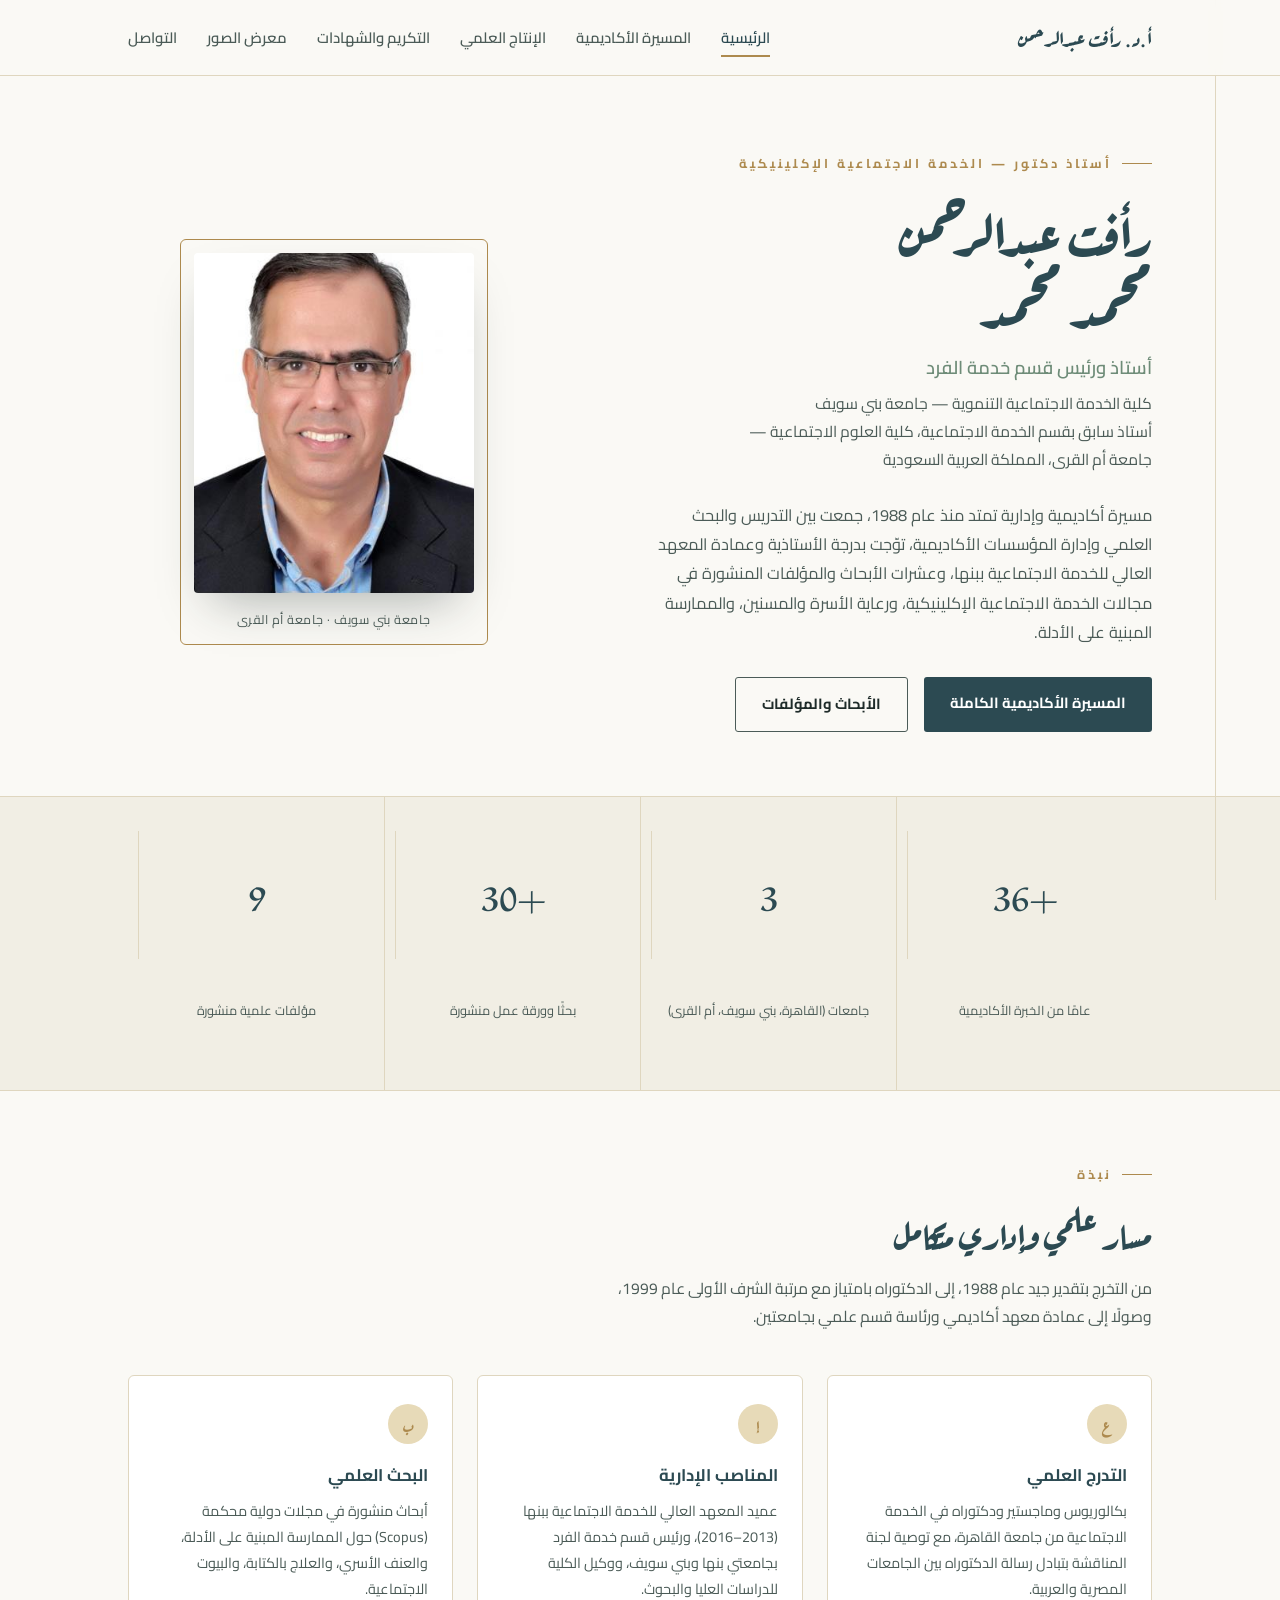
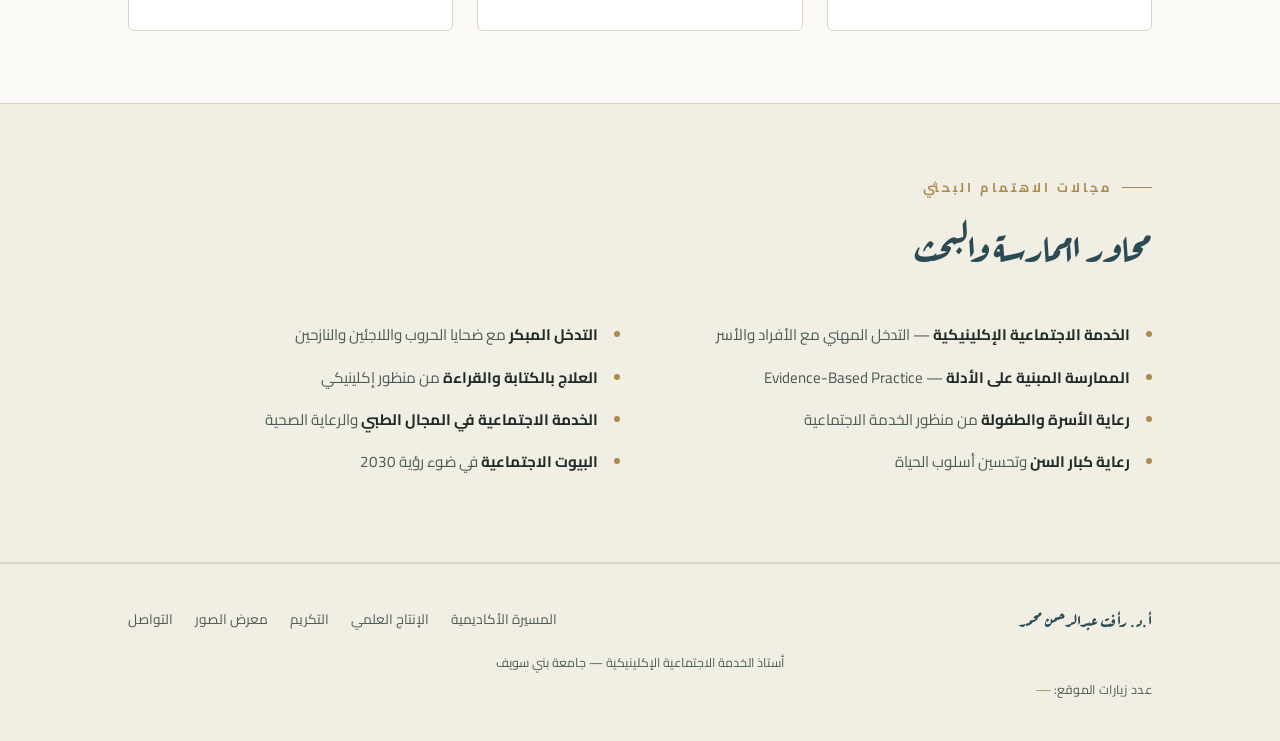
<file: index.html>
<!DOCTYPE html>
<html lang="ar" dir="rtl">
<head>
<meta charset="UTF-8">
<meta name="google-site-verification" content="vGexCtDd2fTqgue9wpZqiZ4YFh23wuqIW_WCtLgve3I" />
<meta name="viewport" content="width=device-width, initial-scale=1.0">
<title>أ.د. رأفت عبدالرحمن محمد | أستاذ الخدمة الاجتماعية الإكلينيكية</title>
<meta name="description" content="الموقع الأكاديمي الرسمي للأستاذ الدكتور رأفت عبدالرحمن محمد محمد، أستاذ الخدمة الاجتماعية الإكلينيكية بجامعة بني سويف، وأستاذ سابق بجامعة أم القرى. سيرة ذاتية، أبحاث علمية منشورة، ومؤلفات في مجال الخدمة الاجتماعية.">
<link rel="canonical" href="https://abbbbbbbbbbbdelrahman.github.io/raafat-abdelrahman/" />
<link rel="stylesheet" href="assets/style.css">
</head>
<body>
<div class="paper-rule"></div>

<header>
  <div class="nav-inner">
    <a href="index.html" class="brand">أ.د. رأفت عبدالرحمن</a>
    <nav>
      <ul>
        <li><a href="index.html" class="active">الرئيسية</a></li>
        <li><a href="career.html">المسيرة الأكاديمية</a></li>
        <li><a href="publications.html">الإنتاج العلمي</a></li>
        <li><a href="honors.html">التكريم والشهادات</a></li>
        <li><a href="gallery.html">معرض الصور</a></li>
        <li><a href="contact.html">التواصل</a></li>
      </ul>
    </nav>
  </div>
</header>

<main>
  <section class="hero">
    <div class="wrap hero-grid">
      <div>
        <div class="eyebrow">أستاذ دكتور — الخدمة الاجتماعية الإكلينيكية</div>
        <h1>رأفت عبدالرحمن<br>محمد محمد</h1>
        <div class="role">أستاذ ورئيس قسم خدمة الفرد</div>
        <div class="affil">كلية الخدمة الاجتماعية التنموية — جامعة بني سويف<br>أستاذ سابق بقسم الخدمة الاجتماعية، كلية العلوم الاجتماعية — جامعة أم القرى، المملكة العربية السعودية</div>
        <p class="bio">
          مسيرة أكاديمية وإدارية تمتد منذ عام 1988، جمعت بين التدريس والبحث العلمي وإدارة المؤسسات الأكاديمية،
          توّجت بدرجة الأستاذية وعمادة المعهد العالي للخدمة الاجتماعية ببنها، وعشرات الأبحاث والمؤلفات المنشورة
          في مجالات الخدمة الاجتماعية الإكلينيكية، ورعاية الأسرة والمسنين، والممارسة المبنية على الأدلة.
        </p>
        <div class="btn-row">
          <a href="career.html" class="btn btn-primary">المسيرة الأكاديمية الكاملة</a>
          <a href="publications.html" class="btn btn-outline">الأبحاث والمؤلفات</a>
        </div>
      </div>
      <div class="portrait-frame">
        <div class="ring"></div>
        <img src="assets/profile.jpg" alt="الأستاذ الدكتور رأفت عبدالرحمن محمد محمد">
        <div class="portrait-cap">جامعة بني سويف · جامعة أم القرى</div>
      </div>
    </div>
  </section>

  <div class="stat-strip">
    <div class="wrap stat-grid">
      <div><div class="stat-num">+36</div><div class="stat-label">عامًا من الخبرة الأكاديمية</div></div>
      <div><div class="stat-num">3</div><div class="stat-label">جامعات (القاهرة، بني سويف، أم القرى)</div></div>
      <div><div class="stat-num">+30</div><div class="stat-label">بحثًا وورقة عمل منشورة</div></div>
      <div><div class="stat-num">9</div><div class="stat-label">مؤلفات علمية منشورة</div></div>
    </div>
  </div>

  <section>
    <div class="wrap">
      <div class="section-head">
        <div class="eyebrow">نبذة</div>
        <h2>مسار علمي وإداري متكامل</h2>
        <p>من التخرج بتقدير جيد عام 1988، إلى الدكتوراه بامتياز مع مرتبة الشرف الأولى عام 1999، وصولًا إلى عمادة معهد أكاديمي ورئاسة قسم علمي بجامعتين.</p>
      </div>
      <div class="card-grid">
        <div class="card">
          <div class="icon">ع</div>
          <h3>التدرج العلمي</h3>
          <p>بكالوريوس وماجستير ودكتوراه في الخدمة الاجتماعية من جامعة القاهرة، مع توصية لجنة المناقشة بتبادل رسالة الدكتوراه بين الجامعات المصرية والعربية.</p>
        </div>
        <div class="card">
          <div class="icon">إ</div>
          <h3>المناصب الإدارية</h3>
          <p>عميد المعهد العالي للخدمة الاجتماعية ببنها (2013–2016)، ورئيس قسم خدمة الفرد بجامعتي بنها وبني سويف، ووكيل الكلية للدراسات العليا والبحوث.</p>
        </div>
        <div class="card">
          <div class="icon">ب</div>
          <h3>البحث العلمي</h3>
          <p>أبحاث منشورة في مجلات دولية محكمة (Scopus) حول الممارسة المبنية على الأدلة، والعنف الأسري، والعلاج بالكتابة، والبيوت الاجتماعية.</p>
        </div>
      </div>
    </div>
  </section>

  <section style="background:var(--bg-alt); border-top:1px solid var(--line); border-bottom:1px solid var(--line);">
    <div class="wrap">
      <div class="section-head">
        <div class="eyebrow">مجالات الاهتمام البحثي</div>
        <h2>محاور الممارسة والبحث</h2>
      </div>
      <ul class="plain-list" style="columns:2; column-gap:40px;">
        <li><strong>الخدمة الاجتماعية الإكلينيكية</strong> — التدخل المهني مع الأفراد والأسر</li>
        <li><strong>الممارسة المبنية على الأدلة</strong> — Evidence-Based Practice</li>
        <li><strong>رعاية الأسرة والطفولة</strong> من منظور الخدمة الاجتماعية</li>
        <li><strong>رعاية كبار السن</strong> وتحسين أسلوب الحياة</li>
        <li><strong>التدخل المبكر</strong> مع ضحايا الحروب واللاجئين والنازحين</li>
        <li><strong>العلاج بالكتابة والقراءة</strong> من منظور إكلينيكي</li>
        <li><strong>الخدمة الاجتماعية في المجال الطبي</strong> والرعاية الصحية</li>
        <li><strong>البيوت الاجتماعية</strong> في ضوء رؤية 2030</li>
      </ul>
    </div>
  </section>
</main>

<footer>
  <div class="wrap">
    <div class="footer-inner">
      <div class="brand">أ.د. رأفت عبدالرحمن محمد</div>
      <div class="footer-links">
        <a href="career.html">المسيرة الأكاديمية</a>
        <a href="publications.html">الإنتاج العلمي</a>
        <a href="honors.html">التكريم</a>
        <a href="gallery.html">معرض الصور</a>
        <a href="contact.html">التواصل</a>
      </div>
    </div>
    <div class="footer-note">أستاذ الخدمة الاجتماعية الإكلينيكية — جامعة بني سويف</div>
    <div class="visitor-counter">عدد زيارات الموقع: <strong id="visitorCount">…</strong></div>
  </div>
</footer>

<script>
  (function(){
    const KEY = 'rafat-abdelrahman-portfolio-visits';
    const BASE = 'https://countapi.mileshilliard.com/api/v1';
    const el = document.getElementById('visitorCount');
    const alreadyVisited = localStorage.getItem('site_visited_before');
    const endpoint = alreadyVisited ? (BASE + '/get/' + KEY) : (BASE + '/hit/' + KEY);
    fetch(endpoint)
      .then(r => r.json())
      .then(data => {
        if (el) el.textContent = Number(data.value).toLocaleString('ar-EG');
        if (!alreadyVisited) localStorage.setItem('site_visited_before', '1');
      })
      .catch(() => {
        if (el) el.textContent = '—';
      });
  })();
</script>
</body>
</html>
</file>
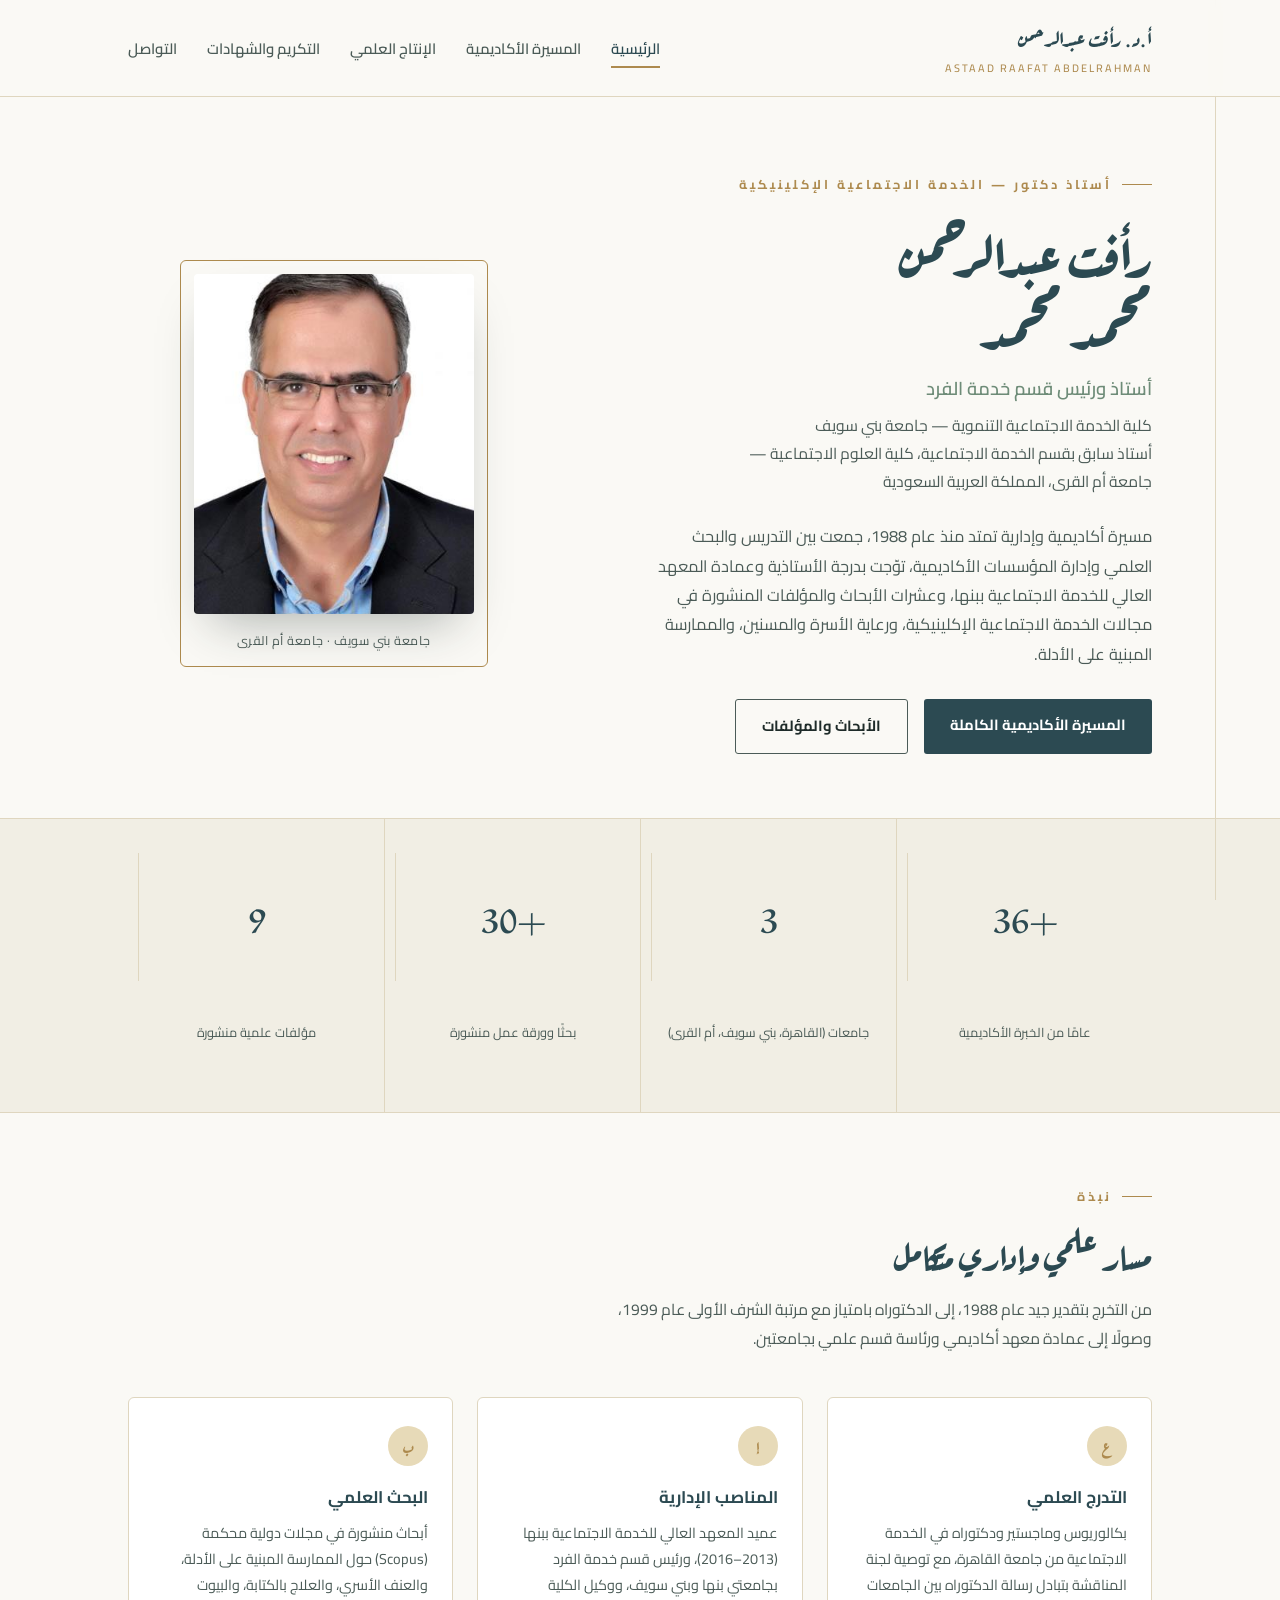
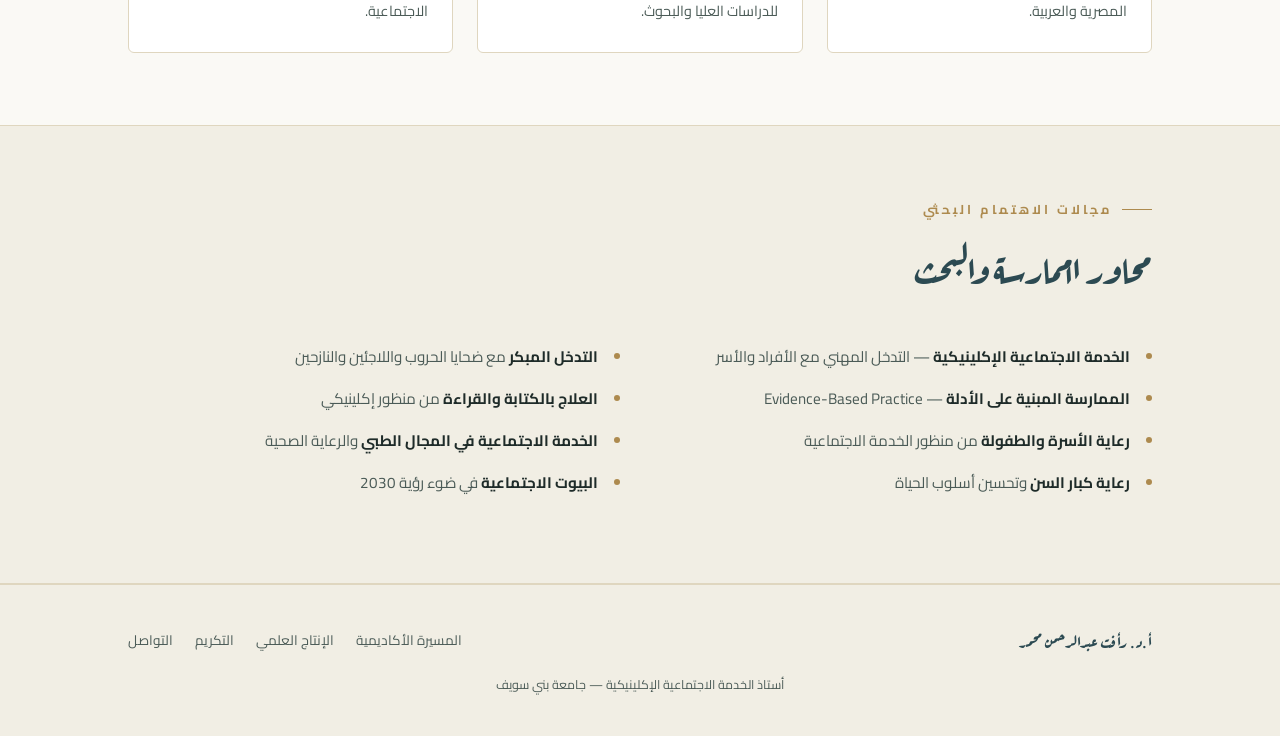
<file: site/index.html>
<!DOCTYPE html>
<html lang="ar" dir="rtl">
<head>
<meta charset="UTF-8">
    <meta name="google-site-verification" content="vGexCtDd2fTqgue9wpZqiZ4YFh23wuqIW_WCtLgve3I" />
<meta name="viewport" content="width=device-width, initial-scale=1.0">
<meta name="viewport" content="width=device-width, initial-scale=1.0">
<title>أ.د. رأفت عبدالرحمن محمد | أستاذ الخدمة الاجتماعية الإكلينيكية</title>
<meta name="description" content="الموقع الأكاديمي الرسمي للأستاذ الدكتور رأفت عبدالرحمن محمد محمد، أستاذ الخدمة الاجتماعية الإكلينيكية بجامعة بني سويف، وأستاذ سابق بجامعة أم القرى. سيرة ذاتية، أبحاث علمية منشورة، ومؤلفات في مجال الخدمة الاجتماعية.">
<link rel="stylesheet" href="assets/style.css">
</head>
<body>
<div class="paper-rule"></div>

<header>
  <div class="nav-inner">
    <a href="index.html" class="brand">أ.د. رأفت عبدالرحمن<small>ASTAAD RAAFAT ABDELRAHMAN</small></a>
    <nav>
      <ul>
        <li><a href="index.html" class="active">الرئيسية</a></li>
        <li><a href="career.html">المسيرة الأكاديمية</a></li>
        <li><a href="publications.html">الإنتاج العلمي</a></li>
        <li><a href="honors.html">التكريم والشهادات</a></li>
        <li><a href="contact.html">التواصل</a></li>
      </ul>
    </nav>
  </div>
</header>

<main>
  <section class="hero">
    <div class="wrap hero-grid">
      <div>
        <div class="eyebrow">أستاذ دكتور — الخدمة الاجتماعية الإكلينيكية</div>
        <h1>رأفت عبدالرحمن<br>محمد محمد</h1>
        <div class="role">أستاذ ورئيس قسم خدمة الفرد</div>
        <div class="affil">كلية الخدمة الاجتماعية التنموية — جامعة بني سويف<br>أستاذ سابق بقسم الخدمة الاجتماعية، كلية العلوم الاجتماعية — جامعة أم القرى، المملكة العربية السعودية</div>
        <p class="bio">
          مسيرة أكاديمية وإدارية تمتد منذ عام 1988، جمعت بين التدريس والبحث العلمي وإدارة المؤسسات الأكاديمية،
          توّجت بدرجة الأستاذية وعمادة المعهد العالي للخدمة الاجتماعية ببنها، وعشرات الأبحاث والمؤلفات المنشورة
          في مجالات الخدمة الاجتماعية الإكلينيكية، ورعاية الأسرة والمسنين، والممارسة المبنية على الأدلة.
        </p>
        <div class="btn-row">
          <a href="career.html" class="btn btn-primary">المسيرة الأكاديمية الكاملة</a>
          <a href="publications.html" class="btn btn-outline">الأبحاث والمؤلفات</a>
        </div>
      </div>
      <div class="portrait-frame">
        <div class="ring"></div>
        <img src="assets/profile.jpg" alt="الأستاذ الدكتور رأفت عبدالرحمن محمد محمد">
        <div class="portrait-cap">جامعة بني سويف · جامعة أم القرى</div>
      </div>
    </div>
  </section>

  <div class="stat-strip">
    <div class="wrap stat-grid">
      <div><div class="stat-num">+36</div><div class="stat-label">عامًا من الخبرة الأكاديمية</div></div>
      <div><div class="stat-num">3</div><div class="stat-label">جامعات (القاهرة، بني سويف، أم القرى)</div></div>
      <div><div class="stat-num">+30</div><div class="stat-label">بحثًا وورقة عمل منشورة</div></div>
      <div><div class="stat-num">9</div><div class="stat-label">مؤلفات علمية منشورة</div></div>
    </div>
  </div>

  <section>
    <div class="wrap">
      <div class="section-head">
        <div class="eyebrow">نبذة</div>
        <h2>مسار علمي وإداري متكامل</h2>
        <p>من التخرج بتقدير جيد عام 1988، إلى الدكتوراه بامتياز مع مرتبة الشرف الأولى عام 1999، وصولًا إلى عمادة معهد أكاديمي ورئاسة قسم علمي بجامعتين.</p>
      </div>
      <div class="card-grid">
        <div class="card">
          <div class="icon">ع</div>
          <h3>التدرج العلمي</h3>
          <p>بكالوريوس وماجستير ودكتوراه في الخدمة الاجتماعية من جامعة القاهرة، مع توصية لجنة المناقشة بتبادل رسالة الدكتوراه بين الجامعات المصرية والعربية.</p>
        </div>
        <div class="card">
          <div class="icon">إ</div>
          <h3>المناصب الإدارية</h3>
          <p>عميد المعهد العالي للخدمة الاجتماعية ببنها (2013–2016)، ورئيس قسم خدمة الفرد بجامعتي بنها وبني سويف، ووكيل الكلية للدراسات العليا والبحوث.</p>
        </div>
        <div class="card">
          <div class="icon">ب</div>
          <h3>البحث العلمي</h3>
          <p>أبحاث منشورة في مجلات دولية محكمة (Scopus) حول الممارسة المبنية على الأدلة، والعنف الأسري، والعلاج بالكتابة، والبيوت الاجتماعية.</p>
        </div>
      </div>
    </div>
  </section>

  <section style="background:var(--bg-alt); border-top:1px solid var(--line); border-bottom:1px solid var(--line);">
    <div class="wrap">
      <div class="section-head">
        <div class="eyebrow">مجالات الاهتمام البحثي</div>
        <h2>محاور الممارسة والبحث</h2>
      </div>
      <ul class="plain-list" style="columns:2; column-gap:40px;">
        <li><strong>الخدمة الاجتماعية الإكلينيكية</strong> — التدخل المهني مع الأفراد والأسر</li>
        <li><strong>الممارسة المبنية على الأدلة</strong> — Evidence-Based Practice</li>
        <li><strong>رعاية الأسرة والطفولة</strong> من منظور الخدمة الاجتماعية</li>
        <li><strong>رعاية كبار السن</strong> وتحسين أسلوب الحياة</li>
        <li><strong>التدخل المبكر</strong> مع ضحايا الحروب واللاجئين والنازحين</li>
        <li><strong>العلاج بالكتابة والقراءة</strong> من منظور إكلينيكي</li>
        <li><strong>الخدمة الاجتماعية في المجال الطبي</strong> والرعاية الصحية</li>
        <li><strong>البيوت الاجتماعية</strong> في ضوء رؤية 2030</li>
      </ul>
    </div>
  </section>
</main>

<footer>
  <div class="wrap">
    <div class="footer-inner">
      <div class="brand">أ.د. رأفت عبدالرحمن محمد</div>
      <div class="footer-links">
        <a href="career.html">المسيرة الأكاديمية</a>
        <a href="publications.html">الإنتاج العلمي</a>
        <a href="honors.html">التكريم</a>
        <a href="contact.html">التواصل</a>
      </div>
    </div>
    <div class="footer-note">أستاذ الخدمة الاجتماعية الإكلينيكية — جامعة بني سويف</div>
  </div>
</footer>

</body>
</html>
</file>
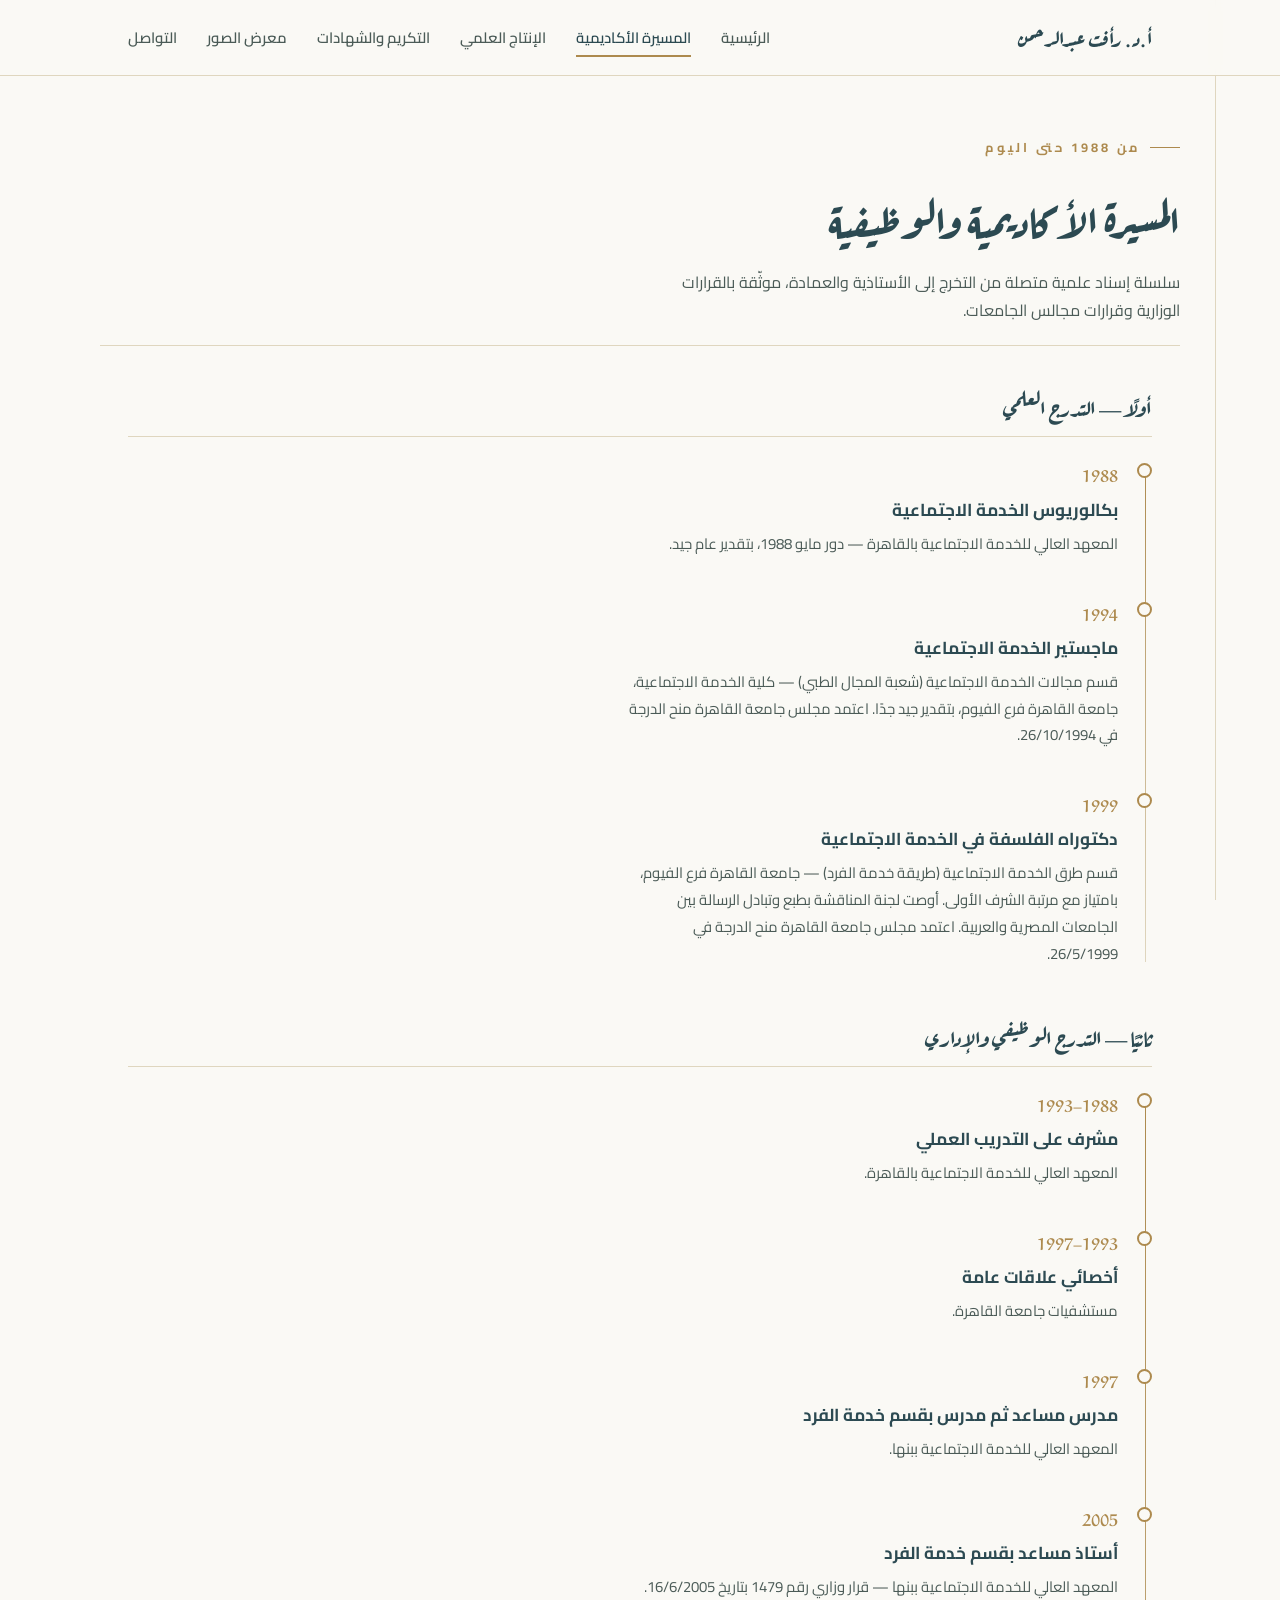
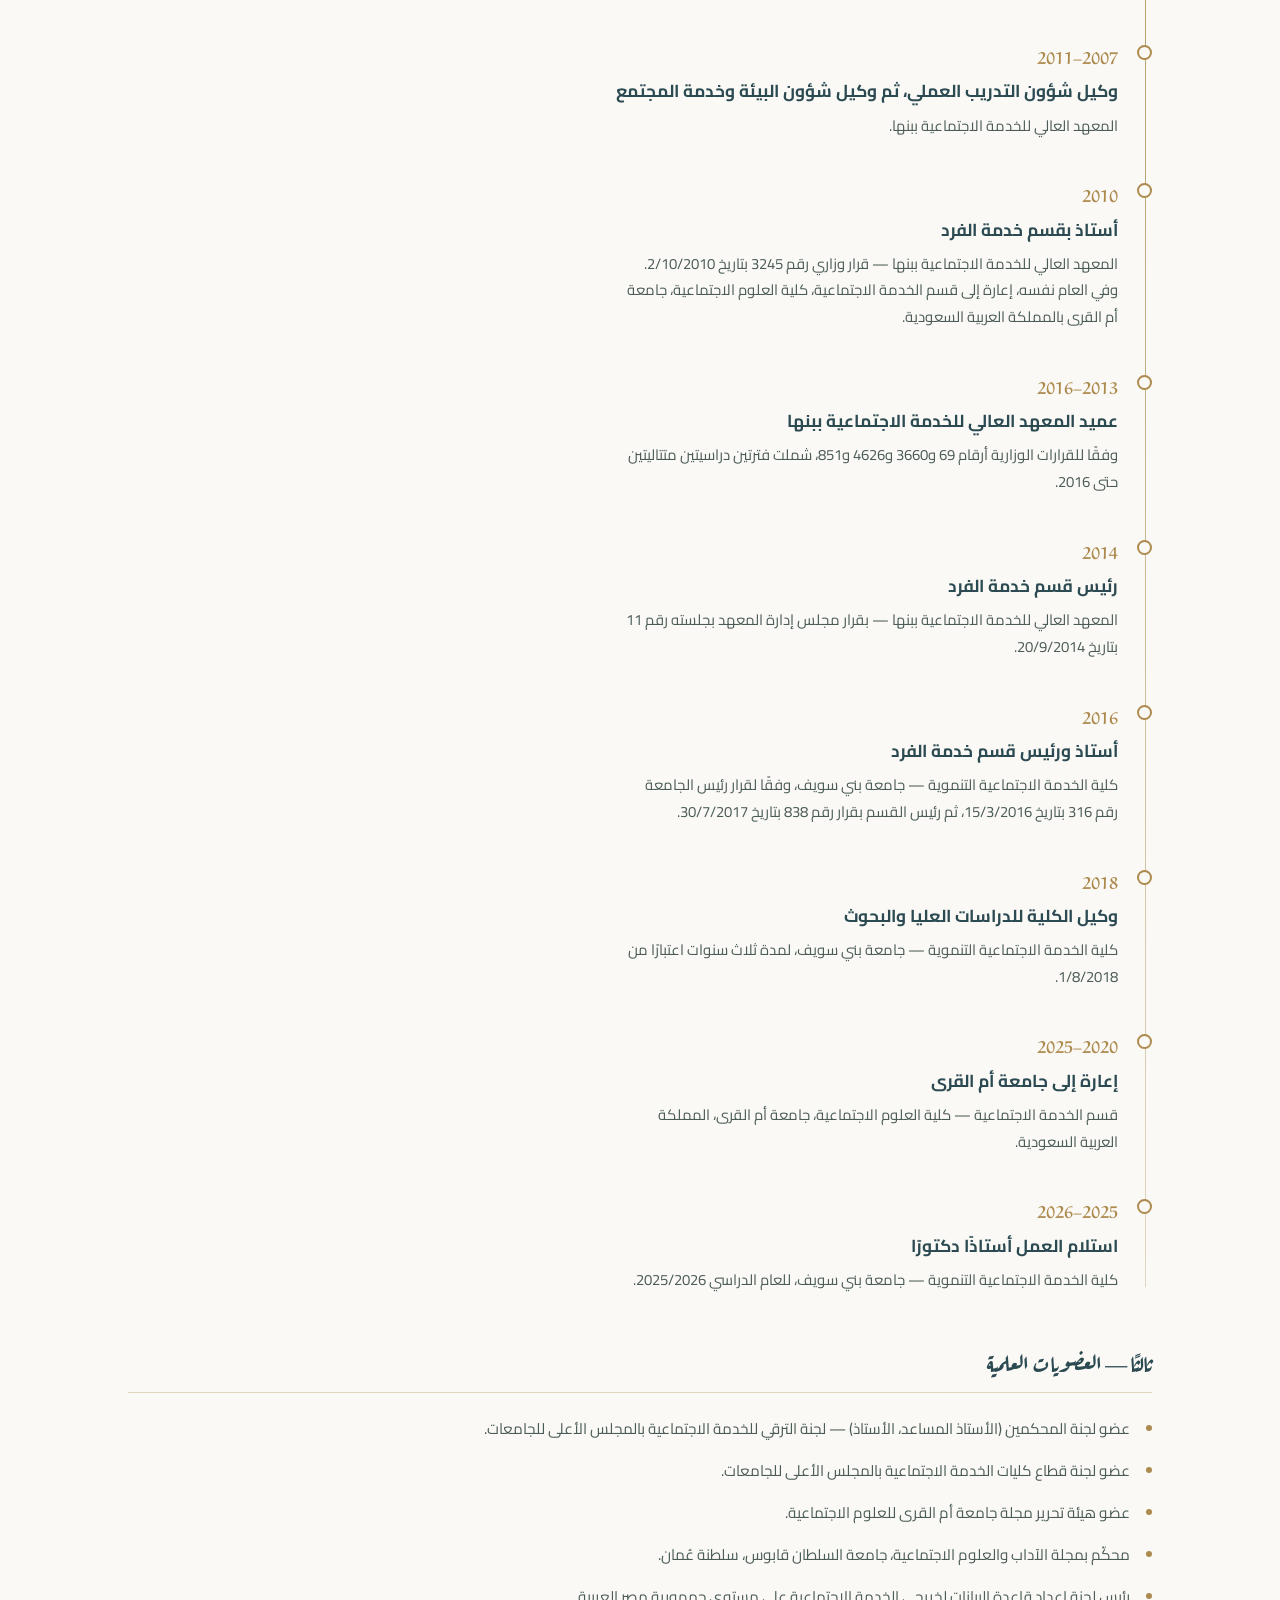
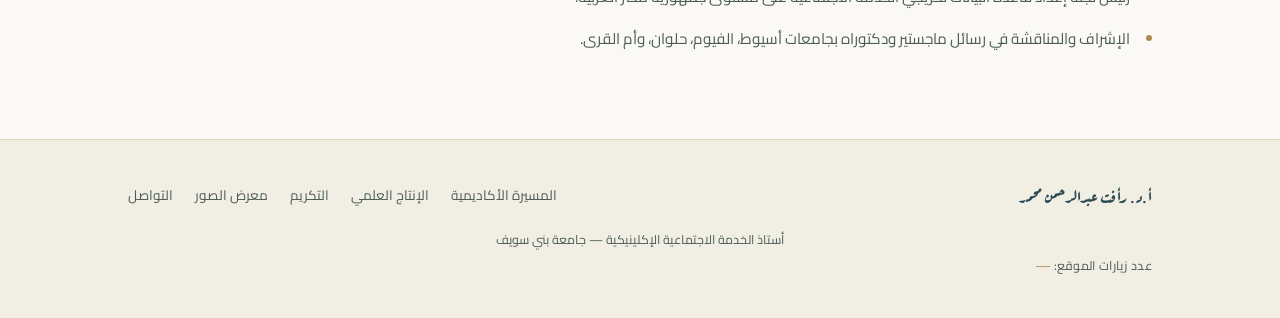
<file: career.html>
<!DOCTYPE html>
<html lang="ar" dir="rtl">
<head>
<meta charset="UTF-8">
<meta name="viewport" content="width=device-width, initial-scale=1.0">
<title>المسيرة الأكاديمية | أ.د. رأفت عبدالرحمن محمد</title>
<meta name="description" content="المسيرة العلمية والوظيفية للأستاذ الدكتور رأفت عبدالرحمن محمد محمد، من التخرج عام 1988 إلى عمادة المعهد العالي للخدمة الاجتماعية ببنها ورئاسة الأقسام العلمية بجامعتي بني سويف وأم القرى.">
<link rel="canonical" href="https://abbbbbbbbbbbdelrahman.github.io/raafat-abdelrahman/career.html" />
<link rel="stylesheet" href="assets/style.css">
</head>
<body>
<div class="paper-rule"></div>

<header>
  <div class="nav-inner">
    <a href="index.html" class="brand">أ.د. رأفت عبدالرحمن</a>
    <nav>
      <ul>
        <li><a href="index.html">الرئيسية</a></li>
        <li><a href="career.html" class="active">المسيرة الأكاديمية</a></li>
        <li><a href="publications.html">الإنتاج العلمي</a></li>
        <li><a href="honors.html">التكريم والشهادات</a></li>
        <li><a href="gallery.html">معرض الصور</a></li>
        <li><a href="contact.html">التواصل</a></li>
      </ul>
    </nav>
  </div>
</header>

<main>
  <div class="wrap page-head">
    <div class="eyebrow">من 1988 حتى اليوم</div>
    <h1>المسيرة الأكاديمية والوظيفية</h1>
    <p>سلسلة إسناد علمية متصلة من التخرج إلى الأستاذية والعمادة، موثّقة بالقرارات الوزارية وقرارات مجالس الجامعات.</p>
  </div>

  <section style="padding-top:20px;">
    <div class="wrap">
      <h2 class="subhead">أولًا — التدرج العلمي</h2>
      <div class="sanad">
        <div class="sanad-item">
          <div class="sanad-year">1988</div>
          <h3>بكالوريوس الخدمة الاجتماعية</h3>
          <p>المعهد العالي للخدمة الاجتماعية بالقاهرة — دور مايو 1988، بتقدير عام جيد.</p>
        </div>
        <div class="sanad-item">
          <div class="sanad-year">1994</div>
          <h3>ماجستير الخدمة الاجتماعية</h3>
          <p>قسم مجالات الخدمة الاجتماعية (شعبة المجال الطبي) — كلية الخدمة الاجتماعية، جامعة القاهرة فرع الفيوم، بتقدير جيد جدًا. اعتمد مجلس جامعة القاهرة منح الدرجة في 26/10/1994.</p>
        </div>
        <div class="sanad-item">
          <div class="sanad-year">1999</div>
          <h3>دكتوراه الفلسفة في الخدمة الاجتماعية</h3>
          <p>قسم طرق الخدمة الاجتماعية (طريقة خدمة الفرد) — جامعة القاهرة فرع الفيوم، بامتياز مع مرتبة الشرف الأولى. أوصت لجنة المناقشة بطبع وتبادل الرسالة بين الجامعات المصرية والعربية. اعتمد مجلس جامعة القاهرة منح الدرجة في 26/5/1999.</p>
        </div>
      </div>

      <h2 class="subhead">ثانيًا — التدرج الوظيفي والإداري</h2>
      <div class="sanad">
        <div class="sanad-item">
          <div class="sanad-year">1988–1993</div>
          <h3>مشرف على التدريب العملي</h3>
          <p>المعهد العالي للخدمة الاجتماعية بالقاهرة.</p>
        </div>
        <div class="sanad-item">
          <div class="sanad-year">1993–1997</div>
          <h3>أخصائي علاقات عامة</h3>
          <p>مستشفيات جامعة القاهرة.</p>
        </div>
        <div class="sanad-item">
          <div class="sanad-year">1997</div>
          <h3>مدرس مساعد ثم مدرس بقسم خدمة الفرد</h3>
          <p>المعهد العالي للخدمة الاجتماعية ببنها.</p>
        </div>
        <div class="sanad-item">
          <div class="sanad-year">2005</div>
          <h3>أستاذ مساعد بقسم خدمة الفرد</h3>
          <p>المعهد العالي للخدمة الاجتماعية ببنها — قرار وزاري رقم 1479 بتاريخ 16/6/2005.</p>
        </div>
        <div class="sanad-item">
          <div class="sanad-year">2007–2011</div>
          <h3>وكيل شؤون التدريب العملي، ثم وكيل شؤون البيئة وخدمة المجتمع</h3>
          <p>المعهد العالي للخدمة الاجتماعية ببنها.</p>
        </div>
        <div class="sanad-item">
          <div class="sanad-year">2010</div>
          <h3>أستاذ بقسم خدمة الفرد</h3>
          <p>المعهد العالي للخدمة الاجتماعية ببنها — قرار وزاري رقم 3245 بتاريخ 2/10/2010. وفي العام نفسه، إعارة إلى قسم الخدمة الاجتماعية، كلية العلوم الاجتماعية، جامعة أم القرى بالمملكة العربية السعودية.</p>
        </div>
        <div class="sanad-item">
          <div class="sanad-year">2013–2016</div>
          <h3>عميد المعهد العالي للخدمة الاجتماعية ببنها</h3>
          <p>وفقًا للقرارات الوزارية أرقام 69 و3660 و4626 و851، شملت فترتين دراسيتين متتاليتين حتى 2016.</p>
        </div>
        <div class="sanad-item">
          <div class="sanad-year">2014</div>
          <h3>رئيس قسم خدمة الفرد</h3>
          <p>المعهد العالي للخدمة الاجتماعية ببنها — بقرار مجلس إدارة المعهد بجلسته رقم 11 بتاريخ 20/9/2014.</p>
        </div>
        <div class="sanad-item">
          <div class="sanad-year">2016</div>
          <h3>أستاذ ورئيس قسم خدمة الفرد</h3>
          <p>كلية الخدمة الاجتماعية التنموية — جامعة بني سويف، وفقًا لقرار رئيس الجامعة رقم 316 بتاريخ 15/3/2016، ثم رئيس القسم بقرار رقم 838 بتاريخ 30/7/2017.</p>
        </div>
        <div class="sanad-item">
          <div class="sanad-year">2018</div>
          <h3>وكيل الكلية للدراسات العليا والبحوث</h3>
          <p>كلية الخدمة الاجتماعية التنموية — جامعة بني سويف، لمدة ثلاث سنوات اعتبارًا من 1/8/2018.</p>
        </div>
        <div class="sanad-item">
          <div class="sanad-year">2020–2025</div>
          <h3>إعارة إلى جامعة أم القرى</h3>
          <p>قسم الخدمة الاجتماعية — كلية العلوم الاجتماعية، جامعة أم القرى، المملكة العربية السعودية.</p>
        </div>
        <div class="sanad-item">
          <div class="sanad-year">2025–2026</div>
          <h3>استلام العمل أستاذًا دكتورًا</h3>
          <p>كلية الخدمة الاجتماعية التنموية — جامعة بني سويف، للعام الدراسي 2025/2026.</p>
        </div>
      </div>

      <h2 class="subhead">ثالثًا — العضويات العلمية</h2>
      <ul class="plain-list">
        <li>عضو لجنة المحكمين (الأستاذ المساعد، الأستاذ) — لجنة الترقي للخدمة الاجتماعية بالمجلس الأعلى للجامعات.</li>
        <li>عضو لجنة قطاع كليات الخدمة الاجتماعية بالمجلس الأعلى للجامعات.</li>
        <li>عضو هيئة تحرير مجلة جامعة أم القرى للعلوم الاجتماعية.</li>
        <li>محكّم بمجلة الآداب والعلوم الاجتماعية، جامعة السلطان قابوس، سلطنة عُمان.</li>
        <li>رئيس لجنة إعداد قاعدة البيانات لخريجي الخدمة الاجتماعية على مستوى جمهورية مصر العربية.</li>
        <li>الإشراف والمناقشة في رسائل ماجستير ودكتوراه بجامعات أسيوط، الفيوم، حلوان، وأم القرى.</li>
      </ul>
    </div>
  </section>
</main>

<footer>
  <div class="wrap">
    <div class="footer-inner">
      <div class="brand">أ.د. رأفت عبدالرحمن محمد</div>
      <div class="footer-links">
        <a href="career.html">المسيرة الأكاديمية</a>
        <a href="publications.html">الإنتاج العلمي</a>
        <a href="honors.html">التكريم</a>
        <a href="gallery.html">معرض الصور</a>
        <a href="contact.html">التواصل</a>
      </div>
    </div>
    <div class="footer-note">أستاذ الخدمة الاجتماعية الإكلينيكية — جامعة بني سويف</div>
    <div class="visitor-counter">عدد زيارات الموقع: <strong id="visitorCount">…</strong></div>
  </div>
</footer>

<script>
  (function(){
    const KEY = 'rafat-abdelrahman-portfolio-visits';
    const BASE = 'https://countapi.mileshilliard.com/api/v1';
    const el = document.getElementById('visitorCount');
    const alreadyVisited = localStorage.getItem('site_visited_before');
    const endpoint = alreadyVisited ? (BASE + '/get/' + KEY) : (BASE + '/hit/' + KEY);
    fetch(endpoint)
      .then(r => r.json())
      .then(data => {
        if (el) el.textContent = Number(data.value).toLocaleString('ar-EG');
        if (!alreadyVisited) localStorage.setItem('site_visited_before', '1');
      })
      .catch(() => {
        if (el) el.textContent = '—';
      });
  })();
</script>
</body>
</html>
</file>
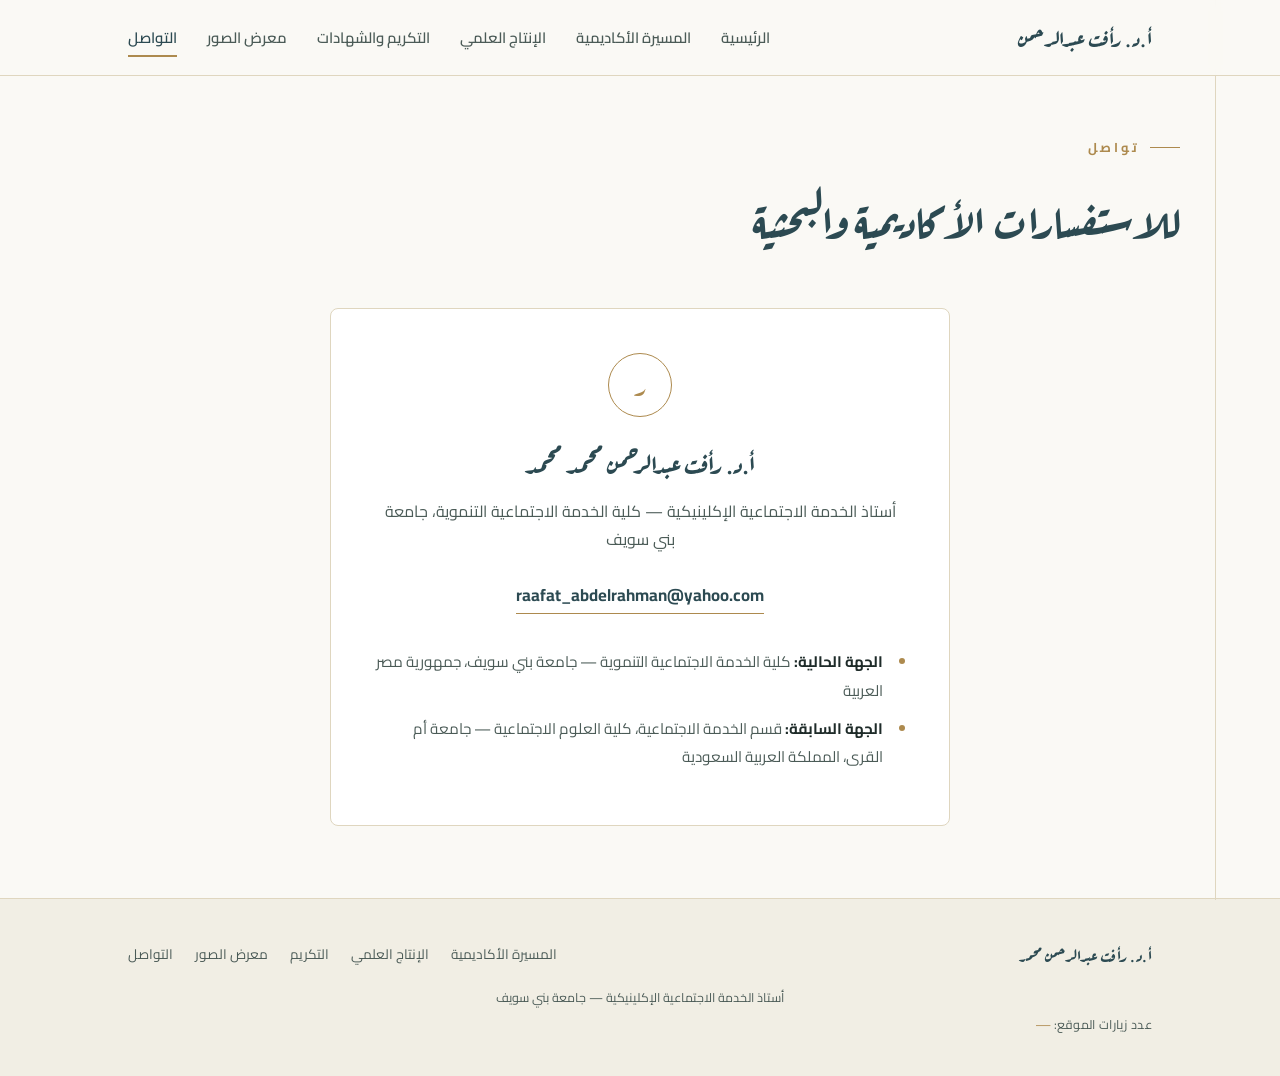
<file: contact.html>
<!DOCTYPE html>
<html lang="ar" dir="rtl">
<head>
<meta charset="UTF-8">
<meta name="viewport" content="width=device-width, initial-scale=1.0">
<title>التواصل | أ.د. رأفت عبدالرحمن محمد</title>
<meta name="description" content="تواصل مع الأستاذ الدكتور رأفت عبدالرحمن محمد محمد، أستاذ الخدمة الاجتماعية الإكلينيكية بجامعة بني سويف، للاستفسارات الأكاديمية والبحثية.">
<link rel="canonical" href="https://abbbbbbbbbbbdelrahman.github.io/raafat-abdelrahman/contact.html" />
<link rel="stylesheet" href="assets/style.css">
</head>
<body>
<div class="paper-rule"></div>

<header>
  <div class="nav-inner">
    <a href="index.html" class="brand">أ.د. رأفت عبدالرحمن</a>
    <nav>
      <ul>
        <li><a href="index.html">الرئيسية</a></li>
        <li><a href="career.html">المسيرة الأكاديمية</a></li>
        <li><a href="publications.html">الإنتاج العلمي</a></li>
        <li><a href="honors.html">التكريم والشهادات</a></li>
        <li><a href="gallery.html">معرض الصور</a></li>
        <li><a href="contact.html" class="active">التواصل</a></li>
      </ul>
    </nav>
  </div>
</header>

<main>
  <div class="wrap page-head" style="border-bottom:none;">
    <div class="eyebrow">تواصل</div>
    <h1>للاستفسارات الأكاديمية والبحثية</h1>
  </div>

  <section style="padding-top:10px;">
    <div class="wrap">
      <div class="contact-card">
        <div class="seal-lg">ر</div>
        <h2>أ.د. رأفت عبدالرحمن محمد محمد</h2>
        <p>أستاذ الخدمة الاجتماعية الإكلينيكية — كلية الخدمة الاجتماعية التنموية، جامعة بني سويف</p>
        <a class="contact-email" href="mailto:raafat_abdelrahman@yahoo.com">raafat_abdelrahman@yahoo.com</a>

        <ul class="plain-list affil-list">
          <li><strong>الجهة الحالية:</strong> كلية الخدمة الاجتماعية التنموية — جامعة بني سويف، جمهورية مصر العربية</li>
          <li><strong>الجهة السابقة:</strong> قسم الخدمة الاجتماعية، كلية العلوم الاجتماعية — جامعة أم القرى، المملكة العربية السعودية</li>
        </ul>
      </div>
    </div>
  </section>
</main>

<footer>
  <div class="wrap">
    <div class="footer-inner">
      <div class="brand">أ.د. رأفت عبدالرحمن محمد</div>
      <div class="footer-links">
        <a href="career.html">المسيرة الأكاديمية</a>
        <a href="publications.html">الإنتاج العلمي</a>
        <a href="honors.html">التكريم</a>
        <a href="gallery.html">معرض الصور</a>
        <a href="contact.html">التواصل</a>
      </div>
    </div>
    <div class="footer-note">أستاذ الخدمة الاجتماعية الإكلينيكية — جامعة بني سويف</div>
    <div class="visitor-counter">عدد زيارات الموقع: <strong id="visitorCount">…</strong></div>
  </div>
</footer>

<script>
  (function(){
    const KEY = 'rafat-abdelrahman-portfolio-visits';
    const BASE = 'https://countapi.mileshilliard.com/api/v1';
    const el = document.getElementById('visitorCount');
    const alreadyVisited = localStorage.getItem('site_visited_before');
    const endpoint = alreadyVisited ? (BASE + '/get/' + KEY) : (BASE + '/hit/' + KEY);
    fetch(endpoint)
      .then(r => r.json())
      .then(data => {
        if (el) el.textContent = Number(data.value).toLocaleString('ar-EG');
        if (!alreadyVisited) localStorage.setItem('site_visited_before', '1');
      })
      .catch(() => {
        if (el) el.textContent = '—';
      });
  })();
</script>
</body>
</html>
</file>
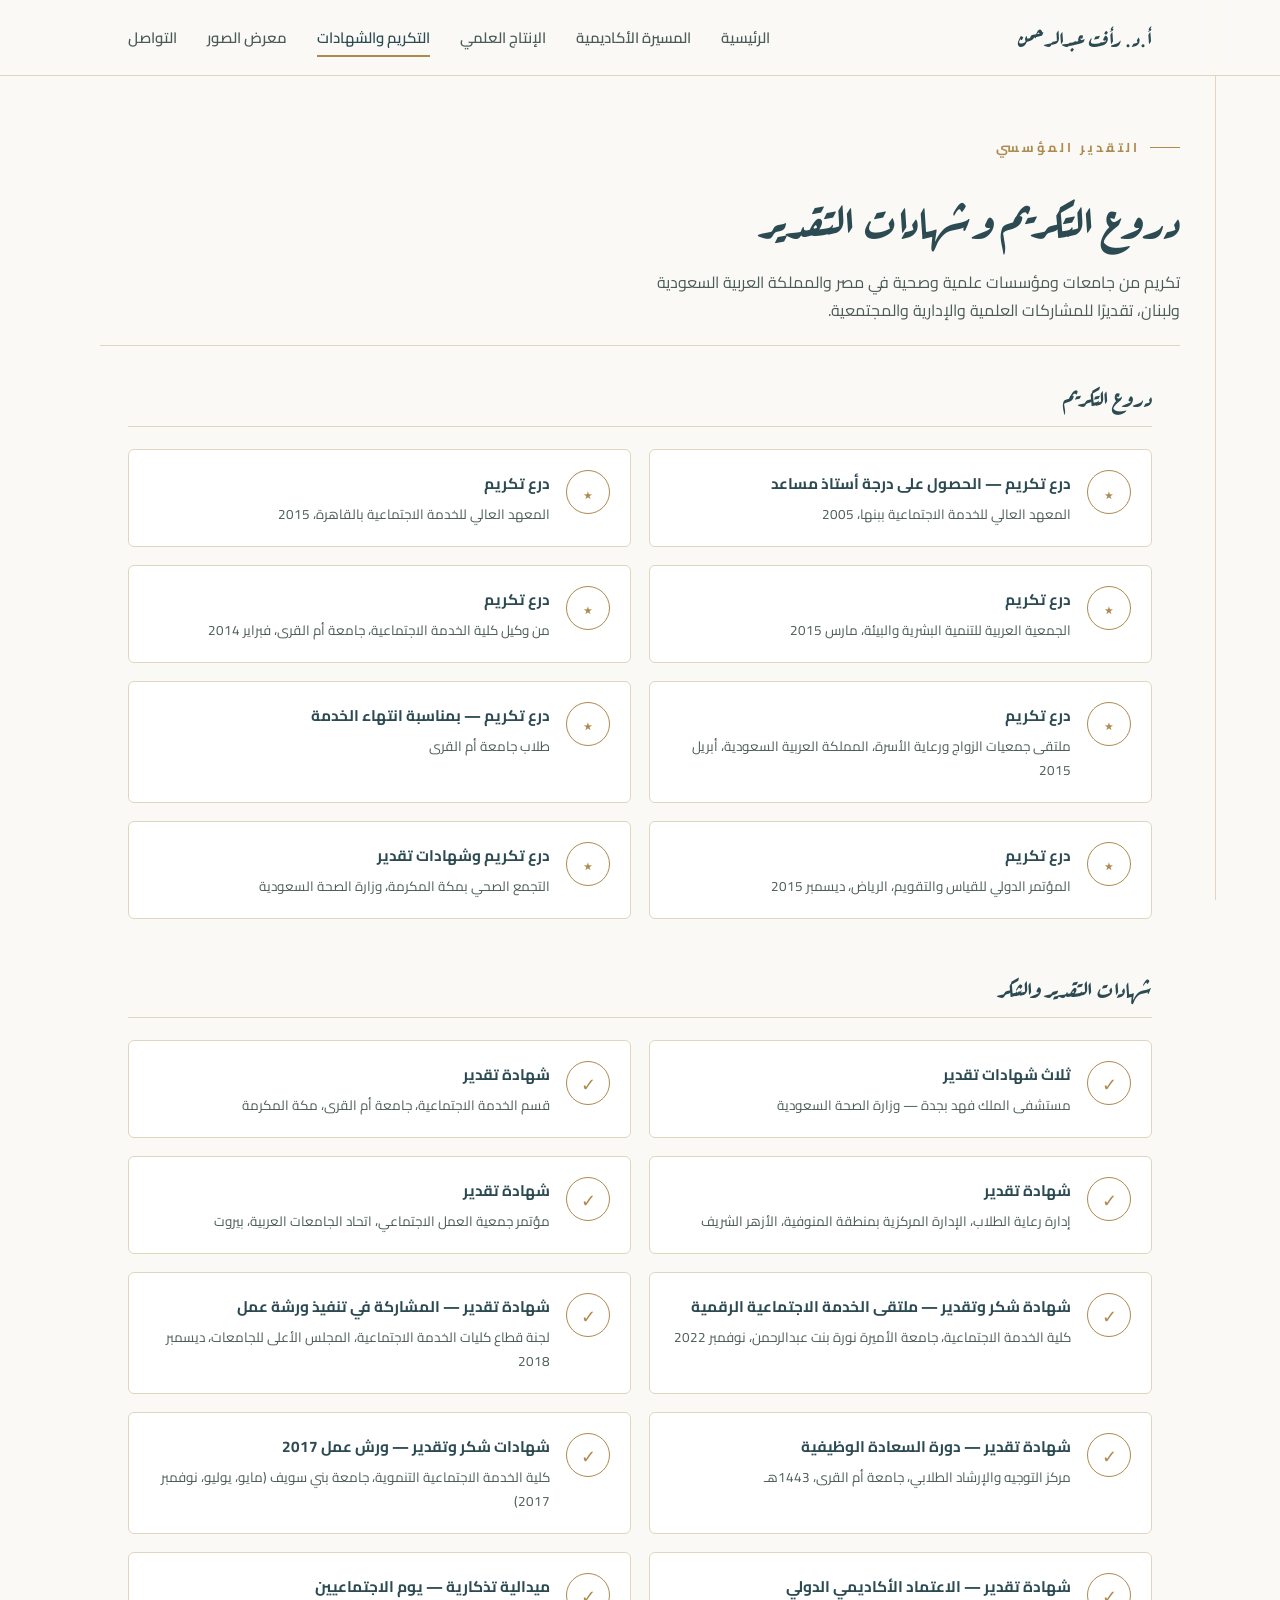
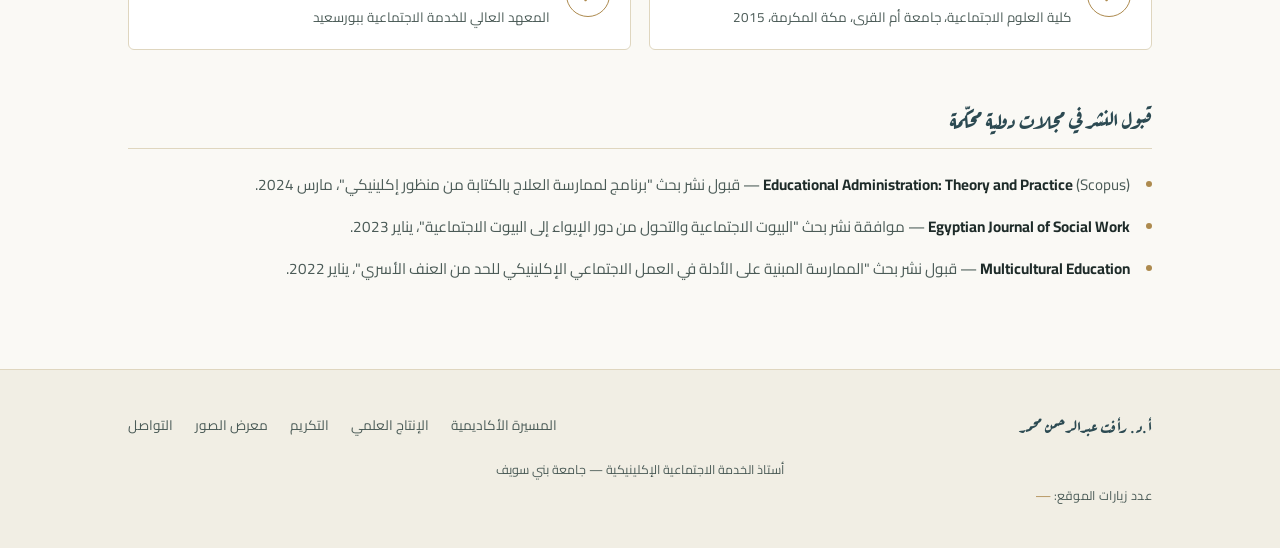
<file: honors.html>
<!DOCTYPE html>
<html lang="ar" dir="rtl">
<head>
<meta charset="UTF-8">
<meta name="viewport" content="width=device-width, initial-scale=1.0">
<title>التكريم والشهادات | أ.د. رأفت عبدالرحمن محمد</title>
<meta name="description" content="دروع التكريم وشهادات التقدير التي حصل عليها الأستاذ الدكتور رأفت عبدالرحمن محمد محمد من جامعات ومؤسسات علمية في مصر والمملكة العربية السعودية ولبنان.">
<link rel="canonical" href="https://abbbbbbbbbbbdelrahman.github.io/raafat-abdelrahman/honors.html" />
<link rel="stylesheet" href="assets/style.css">
</head>
<body>
<div class="paper-rule"></div>

<header>
  <div class="nav-inner">
    <a href="index.html" class="brand">أ.د. رأفت عبدالرحمن</a>
    <nav>
      <ul>
        <li><a href="index.html">الرئيسية</a></li>
        <li><a href="career.html">المسيرة الأكاديمية</a></li>
        <li><a href="publications.html">الإنتاج العلمي</a></li>
        <li><a href="honors.html" class="active">التكريم والشهادات</a></li>
        <li><a href="gallery.html">معرض الصور</a></li>
        <li><a href="contact.html">التواصل</a></li>
      </ul>
    </nav>
  </div>
</header>

<main>
  <div class="wrap page-head">
    <div class="eyebrow">التقدير المؤسسي</div>
    <h1>دروع التكريم وشهادات التقدير</h1>
    <p>تكريم من جامعات ومؤسسات علمية وصحية في مصر والمملكة العربية السعودية ولبنان، تقديرًا للمشاركات العلمية والإدارية والمجتمعية.</p>
  </div>

  <section style="padding-top:10px;">
    <div class="wrap">
      <h2 class="subhead">دروع التكريم</h2>
      <div class="honor-grid">
        <div class="honor-item"><div class="seal">٭</div><div><h3>درع تكريم — الحصول على درجة أستاذ مساعد</h3><p>المعهد العالي للخدمة الاجتماعية ببنها، 2005</p></div></div>
        <div class="honor-item"><div class="seal">٭</div><div><h3>درع تكريم</h3><p>المعهد العالي للخدمة الاجتماعية بالقاهرة، 2015</p></div></div>
        <div class="honor-item"><div class="seal">٭</div><div><h3>درع تكريم</h3><p>الجمعية العربية للتنمية البشرية والبيئة، مارس 2015</p></div></div>
        <div class="honor-item"><div class="seal">٭</div><div><h3>درع تكريم</h3><p>من وكيل كلية الخدمة الاجتماعية، جامعة أم القرى، فبراير 2014</p></div></div>
        <div class="honor-item"><div class="seal">٭</div><div><h3>درع تكريم</h3><p>ملتقى جمعيات الزواج ورعاية الأسرة، المملكة العربية السعودية، أبريل 2015</p></div></div>
        <div class="honor-item"><div class="seal">٭</div><div><h3>درع تكريم — بمناسبة انتهاء الخدمة</h3><p>طلاب جامعة أم القرى</p></div></div>
        <div class="honor-item"><div class="seal">٭</div><div><h3>درع تكريم</h3><p>المؤتمر الدولي للقياس والتقويم، الرياض، ديسمبر 2015</p></div></div>
        <div class="honor-item"><div class="seal">٭</div><div><h3>درع تكريم وشهادات تقدير</h3><p>التجمع الصحي بمكة المكرمة، وزارة الصحة السعودية</p></div></div>
      </div>

      <h2 class="subhead">شهادات التقدير والشكر</h2>
      <div class="honor-grid">
        <div class="honor-item"><div class="seal">✓</div><div><h3>ثلاث شهادات تقدير</h3><p>مستشفى الملك فهد بجدة — وزارة الصحة السعودية</p></div></div>
        <div class="honor-item"><div class="seal">✓</div><div><h3>شهادة تقدير</h3><p>قسم الخدمة الاجتماعية، جامعة أم القرى، مكة المكرمة</p></div></div>
        <div class="honor-item"><div class="seal">✓</div><div><h3>شهادة تقدير</h3><p>إدارة رعاية الطلاب، الإدارة المركزية بمنطقة المنوفية، الأزهر الشريف</p></div></div>
        <div class="honor-item"><div class="seal">✓</div><div><h3>شهادة تقدير</h3><p>مؤتمر جمعية العمل الاجتماعي، اتحاد الجامعات العربية، بيروت</p></div></div>
        <div class="honor-item"><div class="seal">✓</div><div><h3>شهادة شكر وتقدير — ملتقى الخدمة الاجتماعية الرقمية</h3><p>كلية الخدمة الاجتماعية، جامعة الأميرة نورة بنت عبدالرحمن، نوفمبر 2022</p></div></div>
        <div class="honor-item"><div class="seal">✓</div><div><h3>شهادة تقدير — المشاركة في تنفيذ ورشة عمل</h3><p>لجنة قطاع كليات الخدمة الاجتماعية، المجلس الأعلى للجامعات، ديسمبر 2018</p></div></div>
        <div class="honor-item"><div class="seal">✓</div><div><h3>شهادة تقدير — دورة السعادة الوظيفية</h3><p>مركز التوجيه والإرشاد الطلابي، جامعة أم القرى، 1443هـ</p></div></div>
        <div class="honor-item"><div class="seal">✓</div><div><h3>شهادات شكر وتقدير — ورش عمل 2017</h3><p>كلية الخدمة الاجتماعية التنموية، جامعة بني سويف (مايو، يوليو، نوفمبر 2017)</p></div></div>
        <div class="honor-item"><div class="seal">✓</div><div><h3>شهادة تقدير — الاعتماد الأكاديمي الدولي</h3><p>كلية العلوم الاجتماعية، جامعة أم القرى، مكة المكرمة، 2015</p></div></div>
        <div class="honor-item"><div class="seal">✓</div><div><h3>ميدالية تذكارية — يوم الاجتماعيين</h3><p>المعهد العالي للخدمة الاجتماعية ببورسعيد</p></div></div>
      </div>

      <h2 class="subhead">قبول النشر في مجلات دولية محكّمة</h2>
      <ul class="plain-list">
        <li><strong>Educational Administration: Theory and Practice</strong> (Scopus) — قبول نشر بحث "برنامج لممارسة العلاج بالكتابة من منظور إكلينيكي"، مارس 2024.</li>
        <li><strong>Egyptian Journal of Social Work</strong> — موافقة نشر بحث "البيوت الاجتماعية والتحول من دور الإيواء إلى البيوت الاجتماعية"، يناير 2023.</li>
        <li><strong>Multicultural Education</strong> — قبول نشر بحث "الممارسة المبنية على الأدلة في العمل الاجتماعي الإكلينيكي للحد من العنف الأسري"، يناير 2022.</li>
      </ul>
    </div>
  </section>
</main>

<footer>
  <div class="wrap">
    <div class="footer-inner">
      <div class="brand">أ.د. رأفت عبدالرحمن محمد</div>
      <div class="footer-links">
        <a href="career.html">المسيرة الأكاديمية</a>
        <a href="publications.html">الإنتاج العلمي</a>
        <a href="honors.html">التكريم</a>
        <a href="gallery.html">معرض الصور</a>
        <a href="contact.html">التواصل</a>
      </div>
    </div>
    <div class="footer-note">أستاذ الخدمة الاجتماعية الإكلينيكية — جامعة بني سويف</div>
    <div class="visitor-counter">عدد زيارات الموقع: <strong id="visitorCount">…</strong></div>
  </div>
</footer>

<script>
  (function(){
    const KEY = 'rafat-abdelrahman-portfolio-visits';
    const BASE = 'https://countapi.mileshilliard.com/api/v1';
    const el = document.getElementById('visitorCount');
    const alreadyVisited = localStorage.getItem('site_visited_before');
    const endpoint = alreadyVisited ? (BASE + '/get/' + KEY) : (BASE + '/hit/' + KEY);
    fetch(endpoint)
      .then(r => r.json())
      .then(data => {
        if (el) el.textContent = Number(data.value).toLocaleString('ar-EG');
        if (!alreadyVisited) localStorage.setItem('site_visited_before', '1');
      })
      .catch(() => {
        if (el) el.textContent = '—';
      });
  })();
</script>
</body>
</html>
</file>
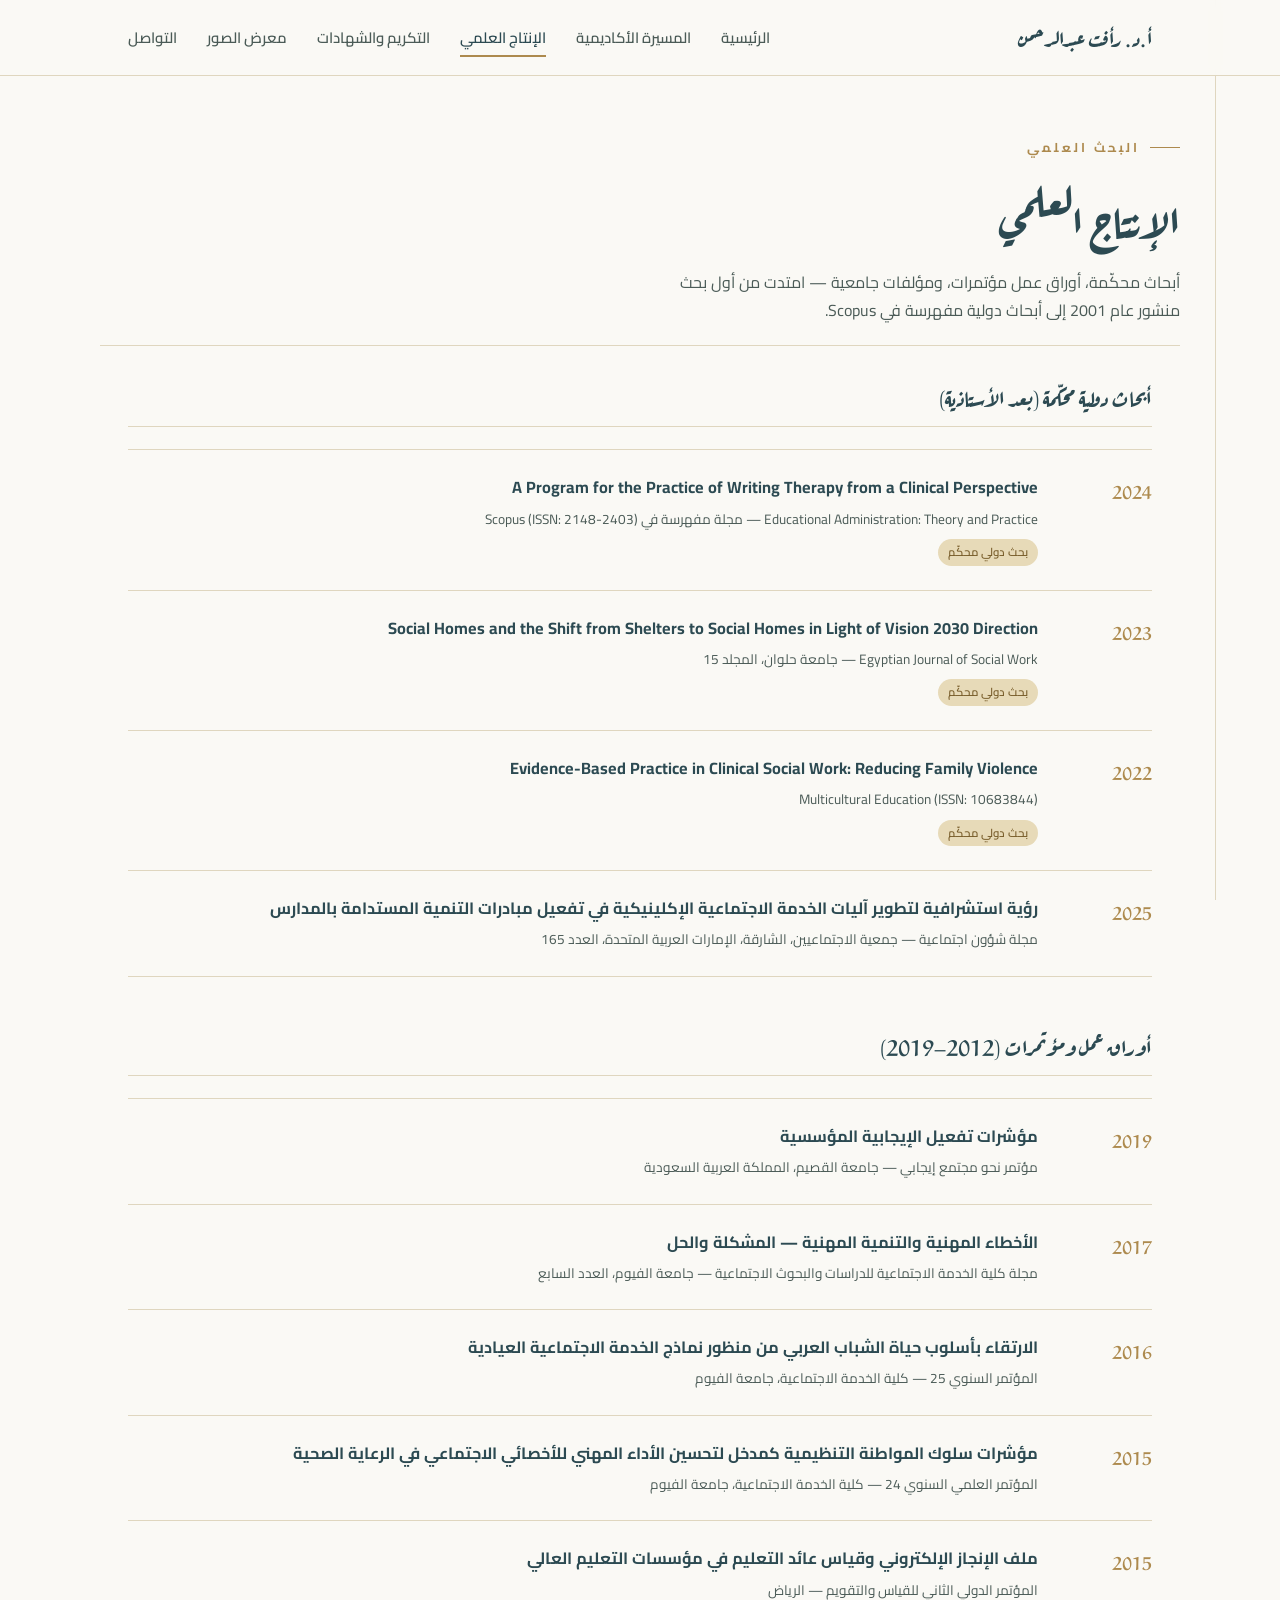
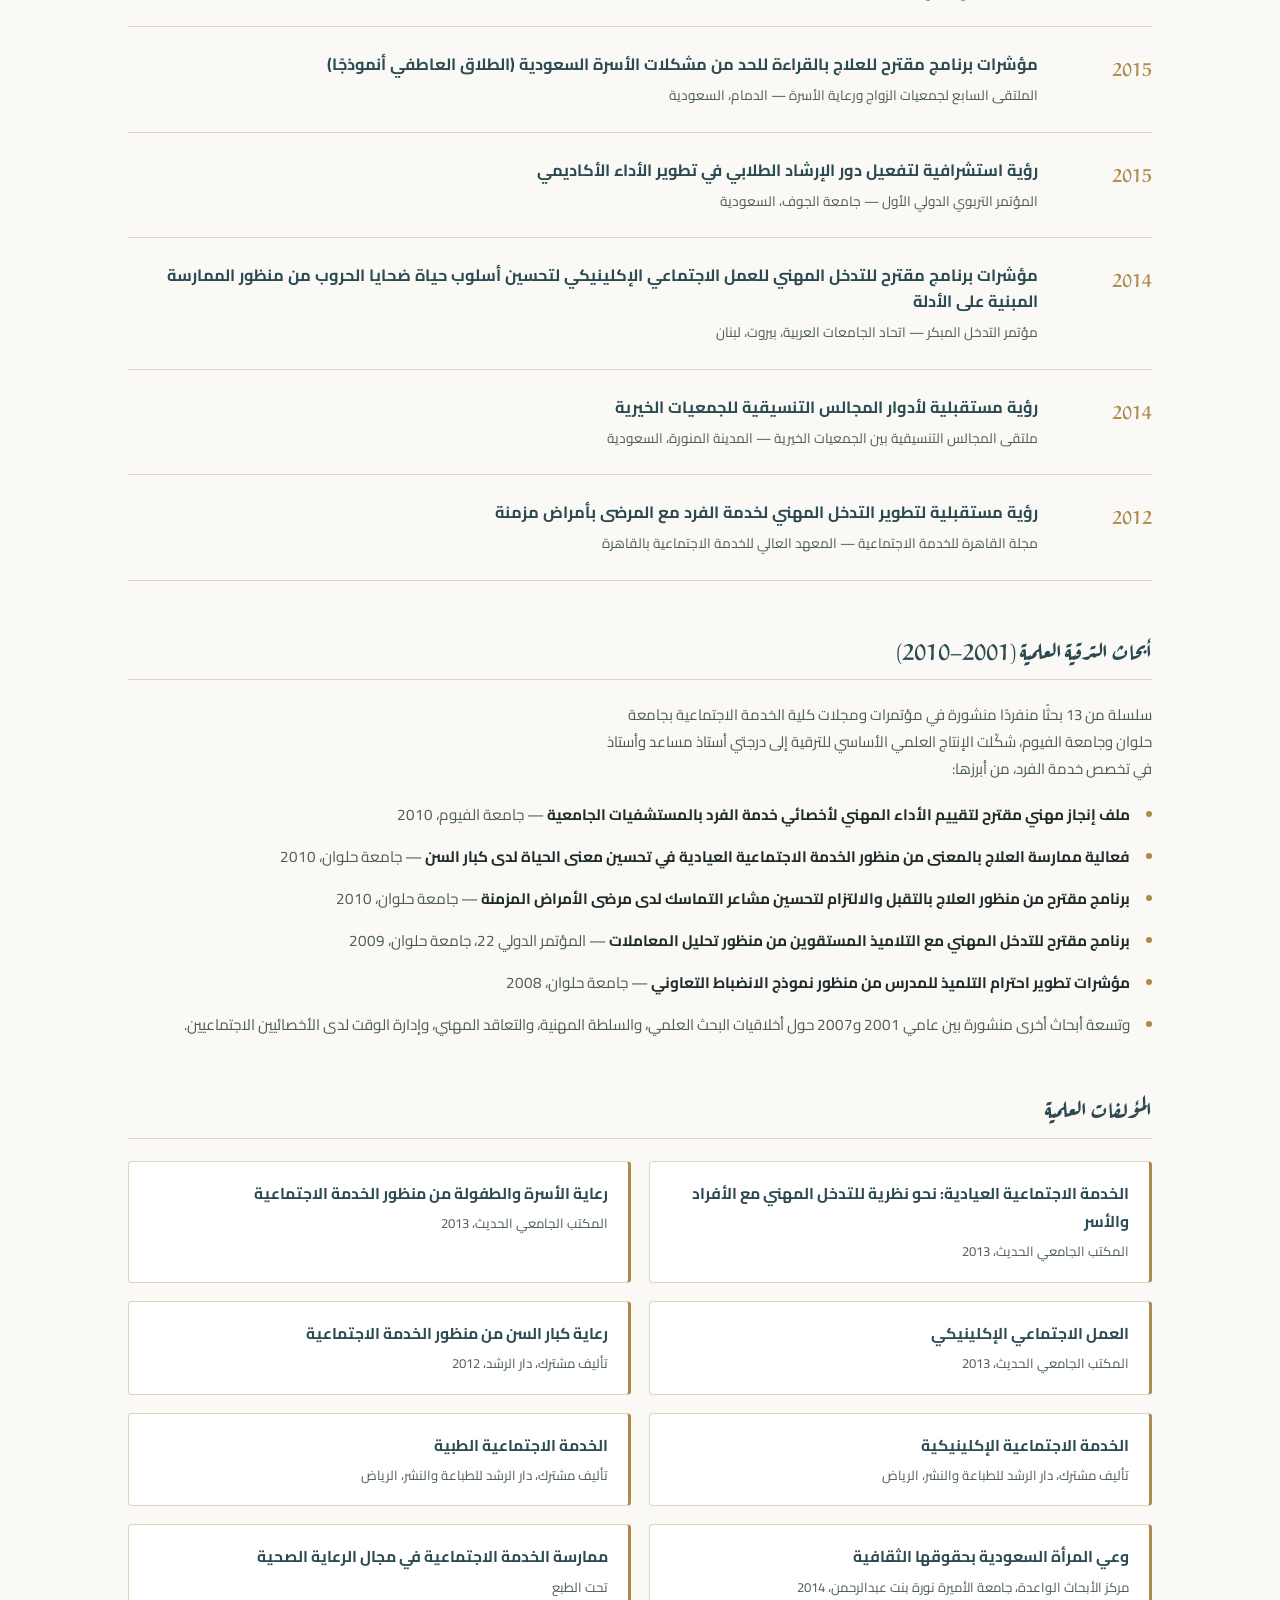
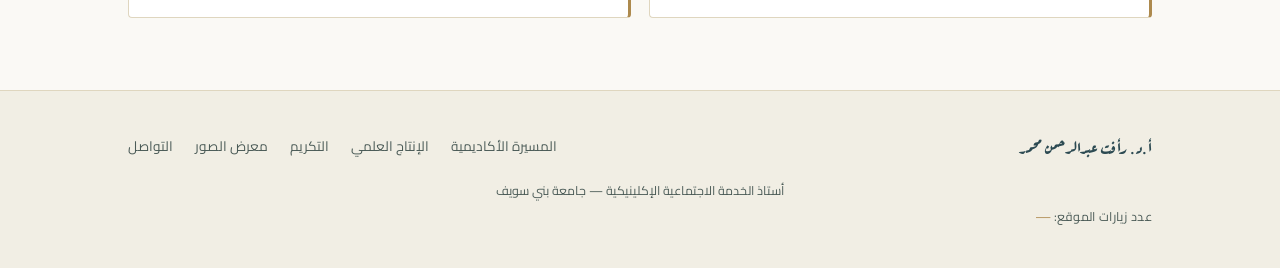
<file: publications.html>
<!DOCTYPE html>
<html lang="ar" dir="rtl">
<head>
<meta charset="UTF-8">
<meta name="viewport" content="width=device-width, initial-scale=1.0">
<title>الإنتاج العلمي | أ.د. رأفت عبدالرحمن محمد</title>
<meta name="description" content="الأبحاث العلمية المنشورة، وأوراق العمل، والمؤلفات الجامعية للأستاذ الدكتور رأفت عبدالرحمن محمد محمد في مجال الخدمة الاجتماعية الإكلينيكية، منشورة في مجلات مصرية وعربية ودولية محكمة.">
<link rel="canonical" href="https://abbbbbbbbbbbdelrahman.github.io/raafat-abdelrahman/publications.html" />
<link rel="stylesheet" href="assets/style.css">
</head>
<body>
<div class="paper-rule"></div>

<header>
  <div class="nav-inner">
    <a href="index.html" class="brand">أ.د. رأفت عبدالرحمن</a>
    <nav>
      <ul>
        <li><a href="index.html">الرئيسية</a></li>
        <li><a href="career.html">المسيرة الأكاديمية</a></li>
        <li><a href="publications.html" class="active">الإنتاج العلمي</a></li>
        <li><a href="honors.html">التكريم والشهادات</a></li>
        <li><a href="gallery.html">معرض الصور</a></li>
        <li><a href="contact.html">التواصل</a></li>
      </ul>
    </nav>
  </div>
</header>

<main>
  <div class="wrap page-head">
    <div class="eyebrow">البحث العلمي</div>
    <h1>الإنتاج العلمي</h1>
    <p>أبحاث محكّمة، أوراق عمل مؤتمرات، ومؤلفات جامعية — امتدت من أول بحث منشور عام 2001 إلى أبحاث دولية مفهرسة في Scopus.</p>
  </div>

  <section style="padding-top:10px;">
    <div class="wrap">
      <h2 class="subhead">أبحاث دولية محكّمة (بعد الأستاذية)</h2>
      <div class="pub-list">
        <div class="pub-item">
          <div class="pub-year">2024</div>
          <div>
            <h3>A Program for the Practice of Writing Therapy from a Clinical Perspective</h3>
            <div class="meta">Educational Administration: Theory and Practice — مجلة مفهرسة في Scopus (ISSN: 2148-2403)</div>
            <span class="pub-tag">بحث دولي محكّم</span>
          </div>
        </div>
        <div class="pub-item">
          <div class="pub-year">2023</div>
          <div>
            <h3>Social Homes and the Shift from Shelters to Social Homes in Light of Vision 2030 Direction</h3>
            <div class="meta">Egyptian Journal of Social Work — جامعة حلوان، المجلد 15</div>
            <span class="pub-tag">بحث دولي محكّم</span>
          </div>
        </div>
        <div class="pub-item">
          <div class="pub-year">2022</div>
          <div>
            <h3>Evidence-Based Practice in Clinical Social Work: Reducing Family Violence</h3>
            <div class="meta">Multicultural Education (ISSN: 10683844)</div>
            <span class="pub-tag">بحث دولي محكّم</span>
          </div>
        </div>
        <div class="pub-item">
          <div class="pub-year">2025</div>
          <div>
            <h3>رؤية استشرافية لتطوير آليات الخدمة الاجتماعية الإكلينيكية في تفعيل مبادرات التنمية المستدامة بالمدارس</h3>
            <div class="meta">مجلة شؤون اجتماعية — جمعية الاجتماعيين، الشارقة، الإمارات العربية المتحدة، العدد 165</div>
          </div>
        </div>
      </div>

      <h2 class="subhead">أوراق عمل ومؤتمرات (2012–2019)</h2>
      <div class="pub-list">
        <div class="pub-item">
          <div class="pub-year">2019</div>
          <div><h3>مؤشرات تفعيل الإيجابية المؤسسية</h3><div class="meta">مؤتمر نحو مجتمع إيجابي — جامعة القصيم، المملكة العربية السعودية</div></div>
        </div>
        <div class="pub-item">
          <div class="pub-year">2017</div>
          <div><h3>الأخطاء المهنية والتنمية المهنية — المشكلة والحل</h3><div class="meta">مجلة كلية الخدمة الاجتماعية للدراسات والبحوث الاجتماعية — جامعة الفيوم، العدد السابع</div></div>
        </div>
        <div class="pub-item">
          <div class="pub-year">2016</div>
          <div><h3>الارتقاء بأسلوب حياة الشباب العربي من منظور نماذج الخدمة الاجتماعية العيادية</h3><div class="meta">المؤتمر السنوي 25 — كلية الخدمة الاجتماعية، جامعة الفيوم</div></div>
        </div>
        <div class="pub-item">
          <div class="pub-year">2015</div>
          <div><h3>مؤشرات سلوك المواطنة التنظيمية كمدخل لتحسين الأداء المهني للأخصائي الاجتماعي في الرعاية الصحية</h3><div class="meta">المؤتمر العلمي السنوي 24 — كلية الخدمة الاجتماعية، جامعة الفيوم</div></div>
        </div>
        <div class="pub-item">
          <div class="pub-year">2015</div>
          <div><h3>ملف الإنجاز الإلكتروني وقياس عائد التعليم في مؤسسات التعليم العالي</h3><div class="meta">المؤتمر الدولي الثاني للقياس والتقويم — الرياض</div></div>
        </div>
        <div class="pub-item">
          <div class="pub-year">2015</div>
          <div><h3>مؤشرات برنامج مقترح للعلاج بالقراءة للحد من مشكلات الأسرة السعودية (الطلاق العاطفي أنموذجًا)</h3><div class="meta">الملتقى السابع لجمعيات الزواج ورعاية الأسرة — الدمام، السعودية</div></div>
        </div>
        <div class="pub-item">
          <div class="pub-year">2015</div>
          <div><h3>رؤية استشرافية لتفعيل دور الإرشاد الطلابي في تطوير الأداء الأكاديمي</h3><div class="meta">المؤتمر التربوي الدولي الأول — جامعة الجوف، السعودية</div></div>
        </div>
        <div class="pub-item">
          <div class="pub-year">2014</div>
          <div><h3>مؤشرات برنامج مقترح للتدخل المهني للعمل الاجتماعي الإكلينيكي لتحسين أسلوب حياة ضحايا الحروب من منظور الممارسة المبنية على الأدلة</h3><div class="meta">مؤتمر التدخل المبكر — اتحاد الجامعات العربية، بيروت، لبنان</div></div>
        </div>
        <div class="pub-item">
          <div class="pub-year">2014</div>
          <div><h3>رؤية مستقبلية لأدوار المجالس التنسيقية للجمعيات الخيرية</h3><div class="meta">ملتقى المجالس التنسيقية بين الجمعيات الخيرية — المدينة المنورة، السعودية</div></div>
        </div>
        <div class="pub-item">
          <div class="pub-year">2012</div>
          <div><h3>رؤية مستقبلية لتطوير التدخل المهني لخدمة الفرد مع المرضى بأمراض مزمنة</h3><div class="meta">مجلة القاهرة للخدمة الاجتماعية — المعهد العالي للخدمة الاجتماعية بالقاهرة</div></div>
        </div>
      </div>

      <h2 class="subhead">أبحاث الترقية العلمية (2001–2010)</h2>
      <p style="color:var(--ink-soft); font-size:.93rem; margin-bottom:18px; max-width:70ch;">
        سلسلة من 13 بحثًا منفردًا منشورة في مؤتمرات ومجلات كلية الخدمة الاجتماعية بجامعة حلوان وجامعة الفيوم، شكّلت الإنتاج العلمي الأساسي للترقية إلى درجتي أستاذ مساعد وأستاذ في تخصص خدمة الفرد، من أبرزها:
      </p>
      <ul class="plain-list">
        <li><strong>ملف إنجاز مهني مقترح لتقييم الأداء المهني لأخصائي خدمة الفرد بالمستشفيات الجامعية</strong> — جامعة الفيوم، 2010</li>
        <li><strong>فعالية ممارسة العلاج بالمعنى من منظور الخدمة الاجتماعية العيادية في تحسين معنى الحياة لدى كبار السن</strong> — جامعة حلوان، 2010</li>
        <li><strong>برنامج مقترح من منظور العلاج بالتقبل والالتزام لتحسين مشاعر التماسك لدى مرضى الأمراض المزمنة</strong> — جامعة حلوان، 2010</li>
        <li><strong>برنامج مقترح للتدخل المهني مع التلاميذ المستقوين من منظور تحليل المعاملات</strong> — المؤتمر الدولي 22، جامعة حلوان، 2009</li>
        <li><strong>مؤشرات تطوير احترام التلميذ للمدرس من منظور نموذج الانضباط التعاوني</strong> — جامعة حلوان، 2008</li>
        <li>وتسعة أبحاث أخرى منشورة بين عامي 2001 و2007 حول أخلاقيات البحث العلمي، والسلطة المهنية، والتعاقد المهني، وإدارة الوقت لدى الأخصائيين الاجتماعيين.</li>
      </ul>

      <h2 class="subhead">المؤلفات العلمية</h2>
      <div class="book-grid">
        <div class="book-item"><h3>الخدمة الاجتماعية العيادية: نحو نظرية للتدخل المهني مع الأفراد والأسر</h3><p>المكتب الجامعي الحديث، 2013</p></div>
        <div class="book-item"><h3>رعاية الأسرة والطفولة من منظور الخدمة الاجتماعية</h3><p>المكتب الجامعي الحديث، 2013</p></div>
        <div class="book-item"><h3>العمل الاجتماعي الإكلينيكي</h3><p>المكتب الجامعي الحديث، 2013</p></div>
        <div class="book-item"><h3>رعاية كبار السن من منظور الخدمة الاجتماعية</h3><p>تأليف مشترك، دار الرشد، 2012</p></div>
        <div class="book-item"><h3>الخدمة الاجتماعية الإكلينيكية</h3><p>تأليف مشترك، دار الرشد للطباعة والنشر، الرياض</p></div>
        <div class="book-item"><h3>الخدمة الاجتماعية الطبية</h3><p>تأليف مشترك، دار الرشد للطباعة والنشر، الرياض</p></div>
        <div class="book-item"><h3>وعي المرأة السعودية بحقوقها الثقافية</h3><p>مركز الأبحاث الواعدة، جامعة الأميرة نورة بنت عبدالرحمن، 2014</p></div>
        <div class="book-item"><h3>ممارسة الخدمة الاجتماعية في مجال الرعاية الصحية</h3><p>تحت الطبع</p></div>
      </div>
    </div>
  </section>
</main>

<footer>
  <div class="wrap">
    <div class="footer-inner">
      <div class="brand">أ.د. رأفت عبدالرحمن محمد</div>
      <div class="footer-links">
        <a href="career.html">المسيرة الأكاديمية</a>
        <a href="publications.html">الإنتاج العلمي</a>
        <a href="honors.html">التكريم</a>
        <a href="gallery.html">معرض الصور</a>
        <a href="contact.html">التواصل</a>
      </div>
    </div>
    <div class="footer-note">أستاذ الخدمة الاجتماعية الإكلينيكية — جامعة بني سويف</div>
    <div class="visitor-counter">عدد زيارات الموقع: <strong id="visitorCount">…</strong></div>
  </div>
</footer>

<script>
  (function(){
    const KEY = 'rafat-abdelrahman-portfolio-visits';
    const BASE = 'https://countapi.mileshilliard.com/api/v1';
    const el = document.getElementById('visitorCount');
    const alreadyVisited = localStorage.getItem('site_visited_before');
    const endpoint = alreadyVisited ? (BASE + '/get/' + KEY) : (BASE + '/hit/' + KEY);
    fetch(endpoint)
      .then(r => r.json())
      .then(data => {
        if (el) el.textContent = Number(data.value).toLocaleString('ar-EG');
        if (!alreadyVisited) localStorage.setItem('site_visited_before', '1');
      })
      .catch(() => {
        if (el) el.textContent = '—';
      });
  })();
</script>
</body>
</html>
</file>
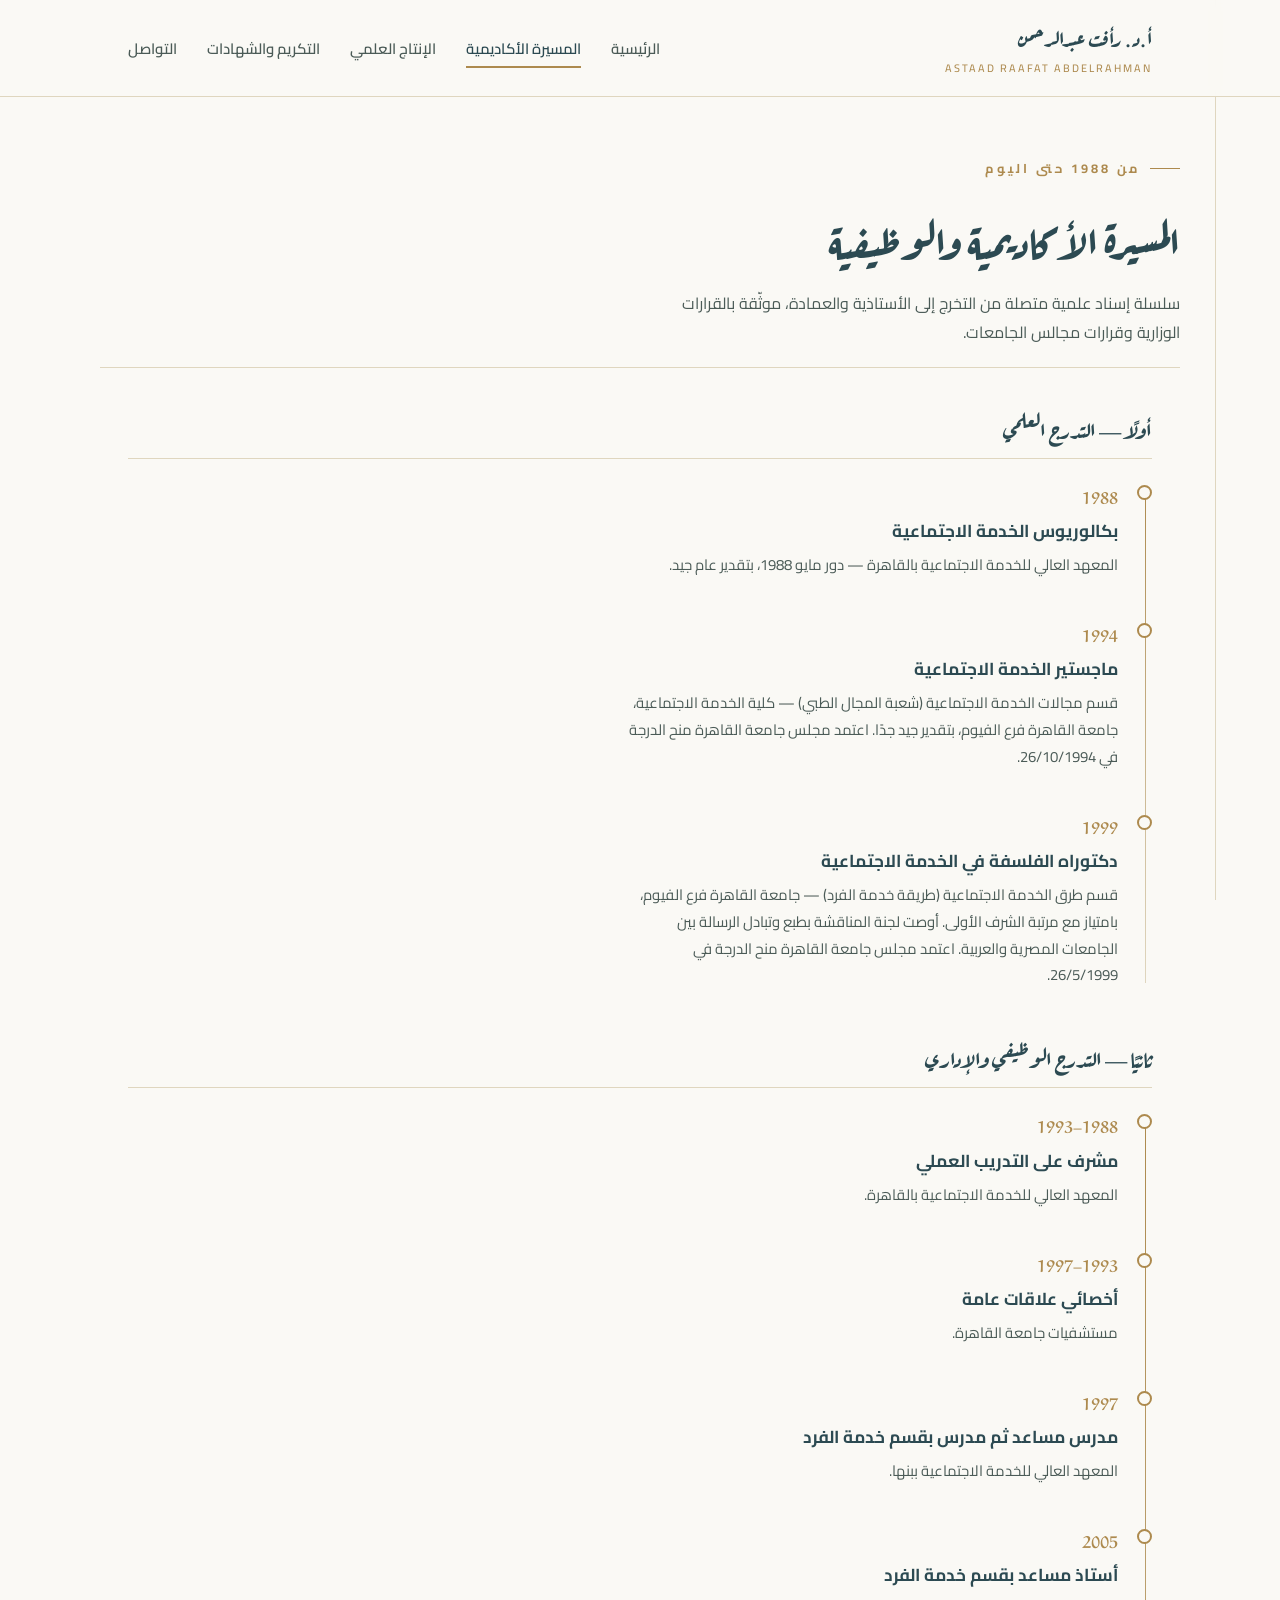
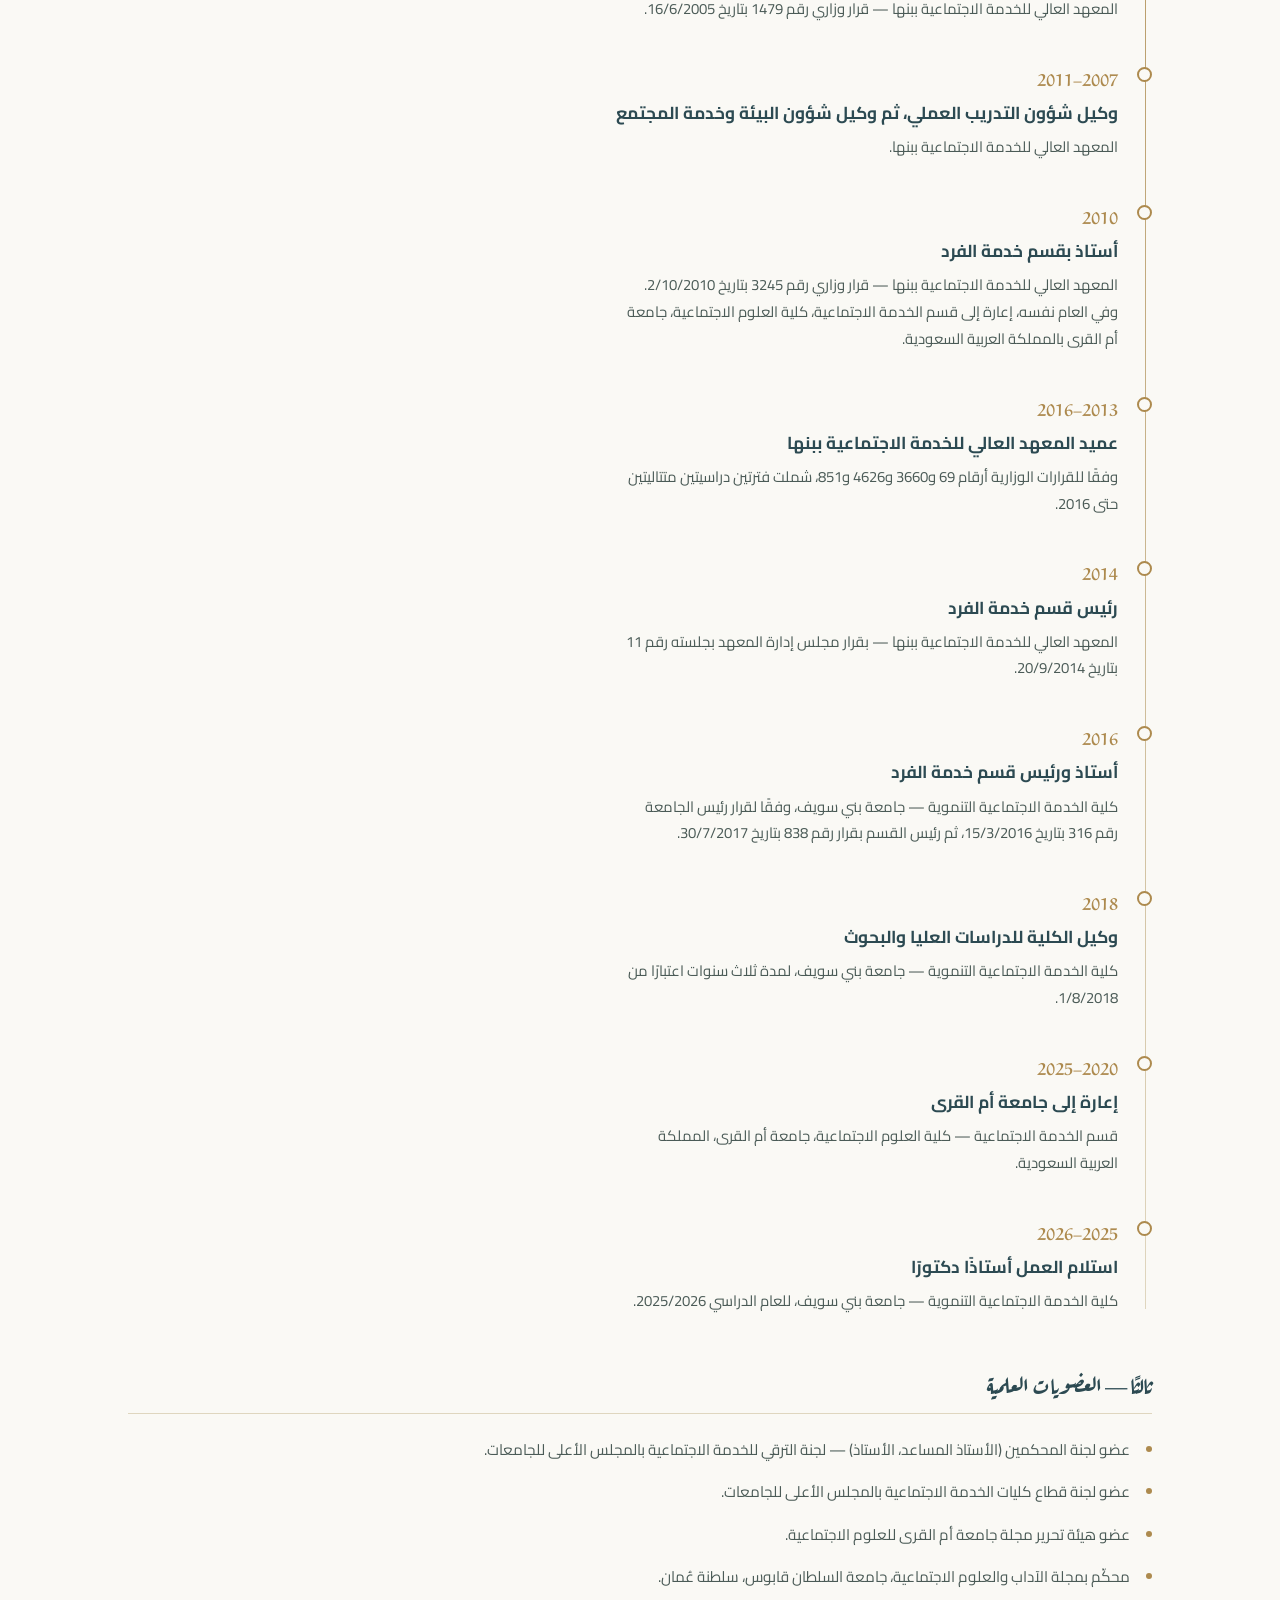
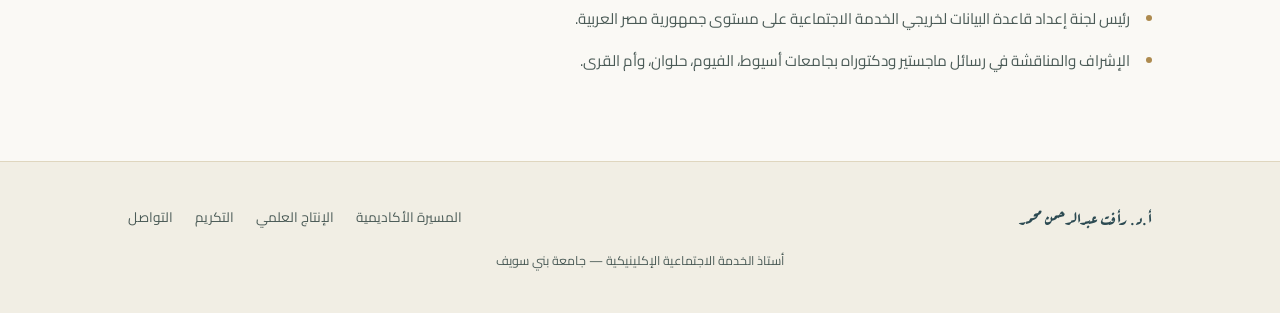
<file: site/career.html>
<!DOCTYPE html>
<html lang="ar" dir="rtl">
<head>
<meta charset="UTF-8">
<meta name="viewport" content="width=device-width, initial-scale=1.0">
<title>المسيرة الأكاديمية | أ.د. رأفت عبدالرحمن محمد</title>
<meta name="description" content="المسيرة العلمية والوظيفية للأستاذ الدكتور رأفت عبدالرحمن محمد محمد، من التخرج عام 1988 إلى عمادة المعهد العالي للخدمة الاجتماعية ببنها ورئاسة الأقسام العلمية بجامعتي بني سويف وأم القرى.">
<link rel="stylesheet" href="assets/style.css">
</head>
<body>
<div class="paper-rule"></div>

<header>
  <div class="nav-inner">
    <a href="index.html" class="brand">أ.د. رأفت عبدالرحمن<small>ASTAAD RAAFAT ABDELRAHMAN</small></a>
    <nav>
      <ul>
        <li><a href="index.html">الرئيسية</a></li>
        <li><a href="career.html" class="active">المسيرة الأكاديمية</a></li>
        <li><a href="publications.html">الإنتاج العلمي</a></li>
        <li><a href="honors.html">التكريم والشهادات</a></li>
        <li><a href="contact.html">التواصل</a></li>
      </ul>
    </nav>
  </div>
</header>

<main>
  <div class="wrap page-head">
    <div class="eyebrow">من 1988 حتى اليوم</div>
    <h1>المسيرة الأكاديمية والوظيفية</h1>
    <p>سلسلة إسناد علمية متصلة من التخرج إلى الأستاذية والعمادة، موثّقة بالقرارات الوزارية وقرارات مجالس الجامعات.</p>
  </div>

  <section style="padding-top:20px;">
    <div class="wrap">
      <h2 class="subhead">أولًا — التدرج العلمي</h2>
      <div class="sanad">
        <div class="sanad-item">
          <div class="sanad-year">1988</div>
          <h3>بكالوريوس الخدمة الاجتماعية</h3>
          <p>المعهد العالي للخدمة الاجتماعية بالقاهرة — دور مايو 1988، بتقدير عام جيد.</p>
        </div>
        <div class="sanad-item">
          <div class="sanad-year">1994</div>
          <h3>ماجستير الخدمة الاجتماعية</h3>
          <p>قسم مجالات الخدمة الاجتماعية (شعبة المجال الطبي) — كلية الخدمة الاجتماعية، جامعة القاهرة فرع الفيوم، بتقدير جيد جدًا. اعتمد مجلس جامعة القاهرة منح الدرجة في 26/10/1994.</p>
        </div>
        <div class="sanad-item">
          <div class="sanad-year">1999</div>
          <h3>دكتوراه الفلسفة في الخدمة الاجتماعية</h3>
          <p>قسم طرق الخدمة الاجتماعية (طريقة خدمة الفرد) — جامعة القاهرة فرع الفيوم، بامتياز مع مرتبة الشرف الأولى. أوصت لجنة المناقشة بطبع وتبادل الرسالة بين الجامعات المصرية والعربية. اعتمد مجلس جامعة القاهرة منح الدرجة في 26/5/1999.</p>
        </div>
      </div>

      <h2 class="subhead">ثانيًا — التدرج الوظيفي والإداري</h2>
      <div class="sanad">
        <div class="sanad-item">
          <div class="sanad-year">1988–1993</div>
          <h3>مشرف على التدريب العملي</h3>
          <p>المعهد العالي للخدمة الاجتماعية بالقاهرة.</p>
        </div>
        <div class="sanad-item">
          <div class="sanad-year">1993–1997</div>
          <h3>أخصائي علاقات عامة</h3>
          <p>مستشفيات جامعة القاهرة.</p>
        </div>
        <div class="sanad-item">
          <div class="sanad-year">1997</div>
          <h3>مدرس مساعد ثم مدرس بقسم خدمة الفرد</h3>
          <p>المعهد العالي للخدمة الاجتماعية ببنها.</p>
        </div>
        <div class="sanad-item">
          <div class="sanad-year">2005</div>
          <h3>أستاذ مساعد بقسم خدمة الفرد</h3>
          <p>المعهد العالي للخدمة الاجتماعية ببنها — قرار وزاري رقم 1479 بتاريخ 16/6/2005.</p>
        </div>
        <div class="sanad-item">
          <div class="sanad-year">2007–2011</div>
          <h3>وكيل شؤون التدريب العملي، ثم وكيل شؤون البيئة وخدمة المجتمع</h3>
          <p>المعهد العالي للخدمة الاجتماعية ببنها.</p>
        </div>
        <div class="sanad-item">
          <div class="sanad-year">2010</div>
          <h3>أستاذ بقسم خدمة الفرد</h3>
          <p>المعهد العالي للخدمة الاجتماعية ببنها — قرار وزاري رقم 3245 بتاريخ 2/10/2010. وفي العام نفسه، إعارة إلى قسم الخدمة الاجتماعية، كلية العلوم الاجتماعية، جامعة أم القرى بالمملكة العربية السعودية.</p>
        </div>
        <div class="sanad-item">
          <div class="sanad-year">2013–2016</div>
          <h3>عميد المعهد العالي للخدمة الاجتماعية ببنها</h3>
          <p>وفقًا للقرارات الوزارية أرقام 69 و3660 و4626 و851، شملت فترتين دراسيتين متتاليتين حتى 2016.</p>
        </div>
        <div class="sanad-item">
          <div class="sanad-year">2014</div>
          <h3>رئيس قسم خدمة الفرد</h3>
          <p>المعهد العالي للخدمة الاجتماعية ببنها — بقرار مجلس إدارة المعهد بجلسته رقم 11 بتاريخ 20/9/2014.</p>
        </div>
        <div class="sanad-item">
          <div class="sanad-year">2016</div>
          <h3>أستاذ ورئيس قسم خدمة الفرد</h3>
          <p>كلية الخدمة الاجتماعية التنموية — جامعة بني سويف، وفقًا لقرار رئيس الجامعة رقم 316 بتاريخ 15/3/2016، ثم رئيس القسم بقرار رقم 838 بتاريخ 30/7/2017.</p>
        </div>
        <div class="sanad-item">
          <div class="sanad-year">2018</div>
          <h3>وكيل الكلية للدراسات العليا والبحوث</h3>
          <p>كلية الخدمة الاجتماعية التنموية — جامعة بني سويف، لمدة ثلاث سنوات اعتبارًا من 1/8/2018.</p>
        </div>
        <div class="sanad-item">
          <div class="sanad-year">2020–2025</div>
          <h3>إعارة إلى جامعة أم القرى</h3>
          <p>قسم الخدمة الاجتماعية — كلية العلوم الاجتماعية، جامعة أم القرى، المملكة العربية السعودية.</p>
        </div>
        <div class="sanad-item">
          <div class="sanad-year">2025–2026</div>
          <h3>استلام العمل أستاذًا دكتورًا</h3>
          <p>كلية الخدمة الاجتماعية التنموية — جامعة بني سويف، للعام الدراسي 2025/2026.</p>
        </div>
      </div>

      <h2 class="subhead">ثالثًا — العضويات العلمية</h2>
      <ul class="plain-list">
        <li>عضو لجنة المحكمين (الأستاذ المساعد، الأستاذ) — لجنة الترقي للخدمة الاجتماعية بالمجلس الأعلى للجامعات.</li>
        <li>عضو لجنة قطاع كليات الخدمة الاجتماعية بالمجلس الأعلى للجامعات.</li>
        <li>عضو هيئة تحرير مجلة جامعة أم القرى للعلوم الاجتماعية.</li>
        <li>محكّم بمجلة الآداب والعلوم الاجتماعية، جامعة السلطان قابوس، سلطنة عُمان.</li>
        <li>رئيس لجنة إعداد قاعدة البيانات لخريجي الخدمة الاجتماعية على مستوى جمهورية مصر العربية.</li>
        <li>الإشراف والمناقشة في رسائل ماجستير ودكتوراه بجامعات أسيوط، الفيوم، حلوان، وأم القرى.</li>
      </ul>
    </div>
  </section>
</main>

<footer>
  <div class="wrap">
    <div class="footer-inner">
      <div class="brand">أ.د. رأفت عبدالرحمن محمد</div>
      <div class="footer-links">
        <a href="career.html">المسيرة الأكاديمية</a>
        <a href="publications.html">الإنتاج العلمي</a>
        <a href="honors.html">التكريم</a>
        <a href="contact.html">التواصل</a>
      </div>
    </div>
    <div class="footer-note">أستاذ الخدمة الاجتماعية الإكلينيكية — جامعة بني سويف</div>
  </div>
</footer>

</body>
</html>
</file>
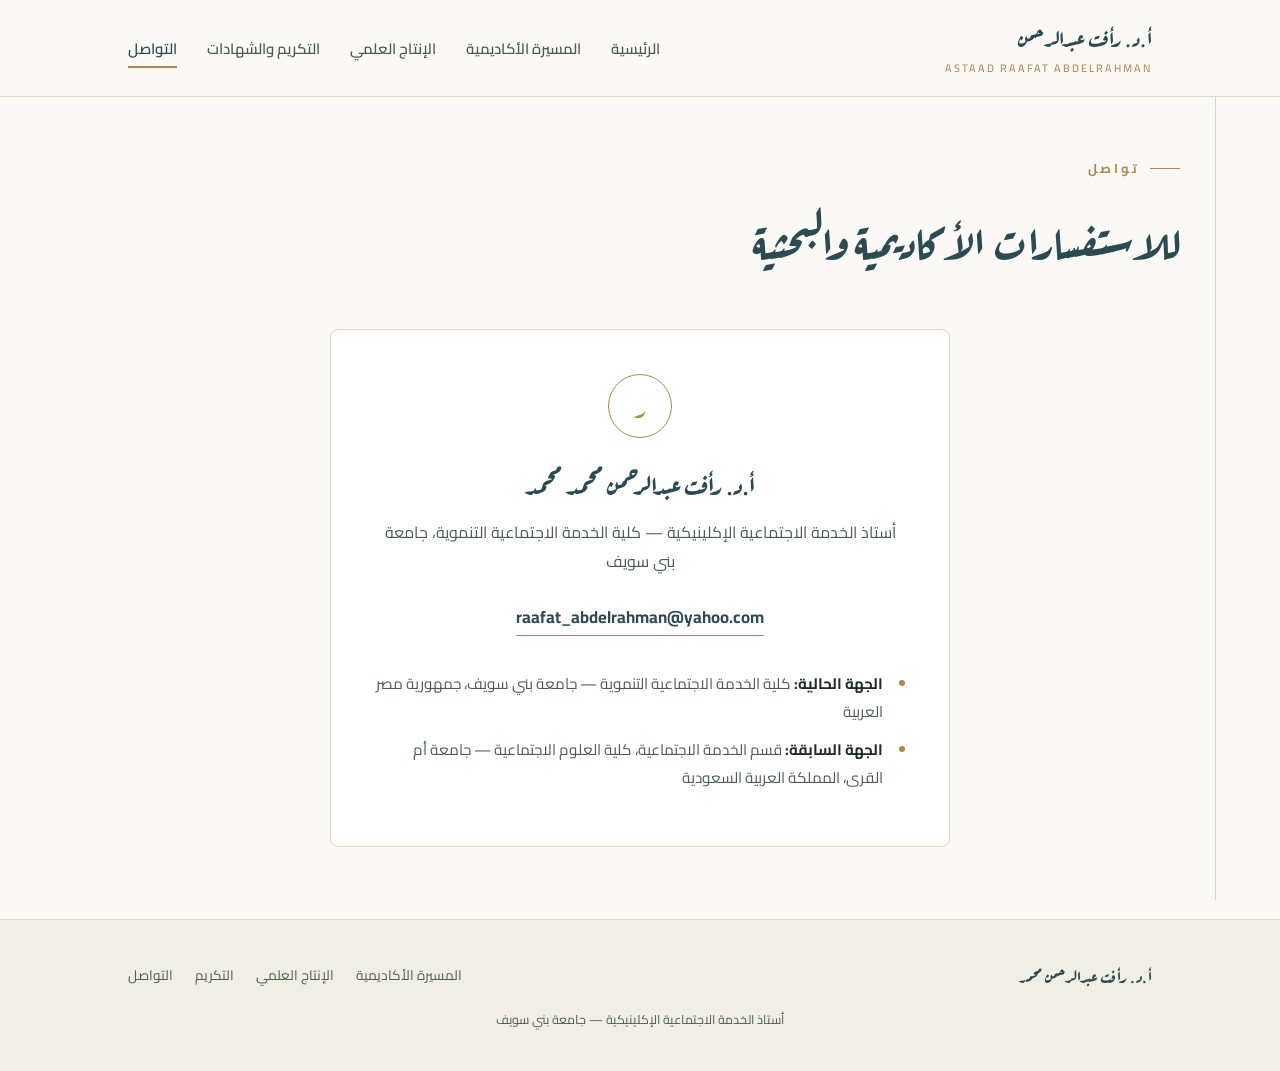
<file: site/contact.html>
<!DOCTYPE html>
<html lang="ar" dir="rtl">
<head>
<meta charset="UTF-8">
<meta name="viewport" content="width=device-width, initial-scale=1.0">
<title>التواصل | أ.د. رأفت عبدالرحمن محمد</title>
<meta name="description" content="تواصل مع الأستاذ الدكتور رأفت عبدالرحمن محمد محمد، أستاذ الخدمة الاجتماعية الإكلينيكية بجامعة بني سويف، للاستفسارات الأكاديمية والبحثية.">
<link rel="stylesheet" href="assets/style.css">
</head>
<body>
<div class="paper-rule"></div>

<header>
  <div class="nav-inner">
    <a href="index.html" class="brand">أ.د. رأفت عبدالرحمن<small>ASTAAD RAAFAT ABDELRAHMAN</small></a>
    <nav>
      <ul>
        <li><a href="index.html">الرئيسية</a></li>
        <li><a href="career.html">المسيرة الأكاديمية</a></li>
        <li><a href="publications.html">الإنتاج العلمي</a></li>
        <li><a href="honors.html">التكريم والشهادات</a></li>
        <li><a href="contact.html" class="active">التواصل</a></li>
      </ul>
    </nav>
  </div>
</header>

<main>
  <div class="wrap page-head" style="border-bottom:none;">
    <div class="eyebrow">تواصل</div>
    <h1>للاستفسارات الأكاديمية والبحثية</h1>
  </div>

  <section style="padding-top:10px;">
    <div class="wrap">
      <div class="contact-card">
        <div class="seal-lg">ر</div>
        <h2>أ.د. رأفت عبدالرحمن محمد محمد</h2>
        <p>أستاذ الخدمة الاجتماعية الإكلينيكية — كلية الخدمة الاجتماعية التنموية، جامعة بني سويف</p>
        <a class="contact-email" href="mailto:raafat_abdelrahman@yahoo.com">raafat_abdelrahman@yahoo.com</a>

        <ul class="plain-list affil-list">
          <li><strong>الجهة الحالية:</strong> كلية الخدمة الاجتماعية التنموية — جامعة بني سويف، جمهورية مصر العربية</li>
          <li><strong>الجهة السابقة:</strong> قسم الخدمة الاجتماعية، كلية العلوم الاجتماعية — جامعة أم القرى، المملكة العربية السعودية</li>
        </ul>
      </div>
    </div>
  </section>
</main>

<footer>
  <div class="wrap">
    <div class="footer-inner">
      <div class="brand">أ.د. رأفت عبدالرحمن محمد</div>
      <div class="footer-links">
        <a href="career.html">المسيرة الأكاديمية</a>
        <a href="publications.html">الإنتاج العلمي</a>
        <a href="honors.html">التكريم</a>
        <a href="contact.html">التواصل</a>
      </div>
    </div>
    <div class="footer-note">أستاذ الخدمة الاجتماعية الإكلينيكية — جامعة بني سويف</div>
  </div>
</footer>

</body>
</html>
</file>
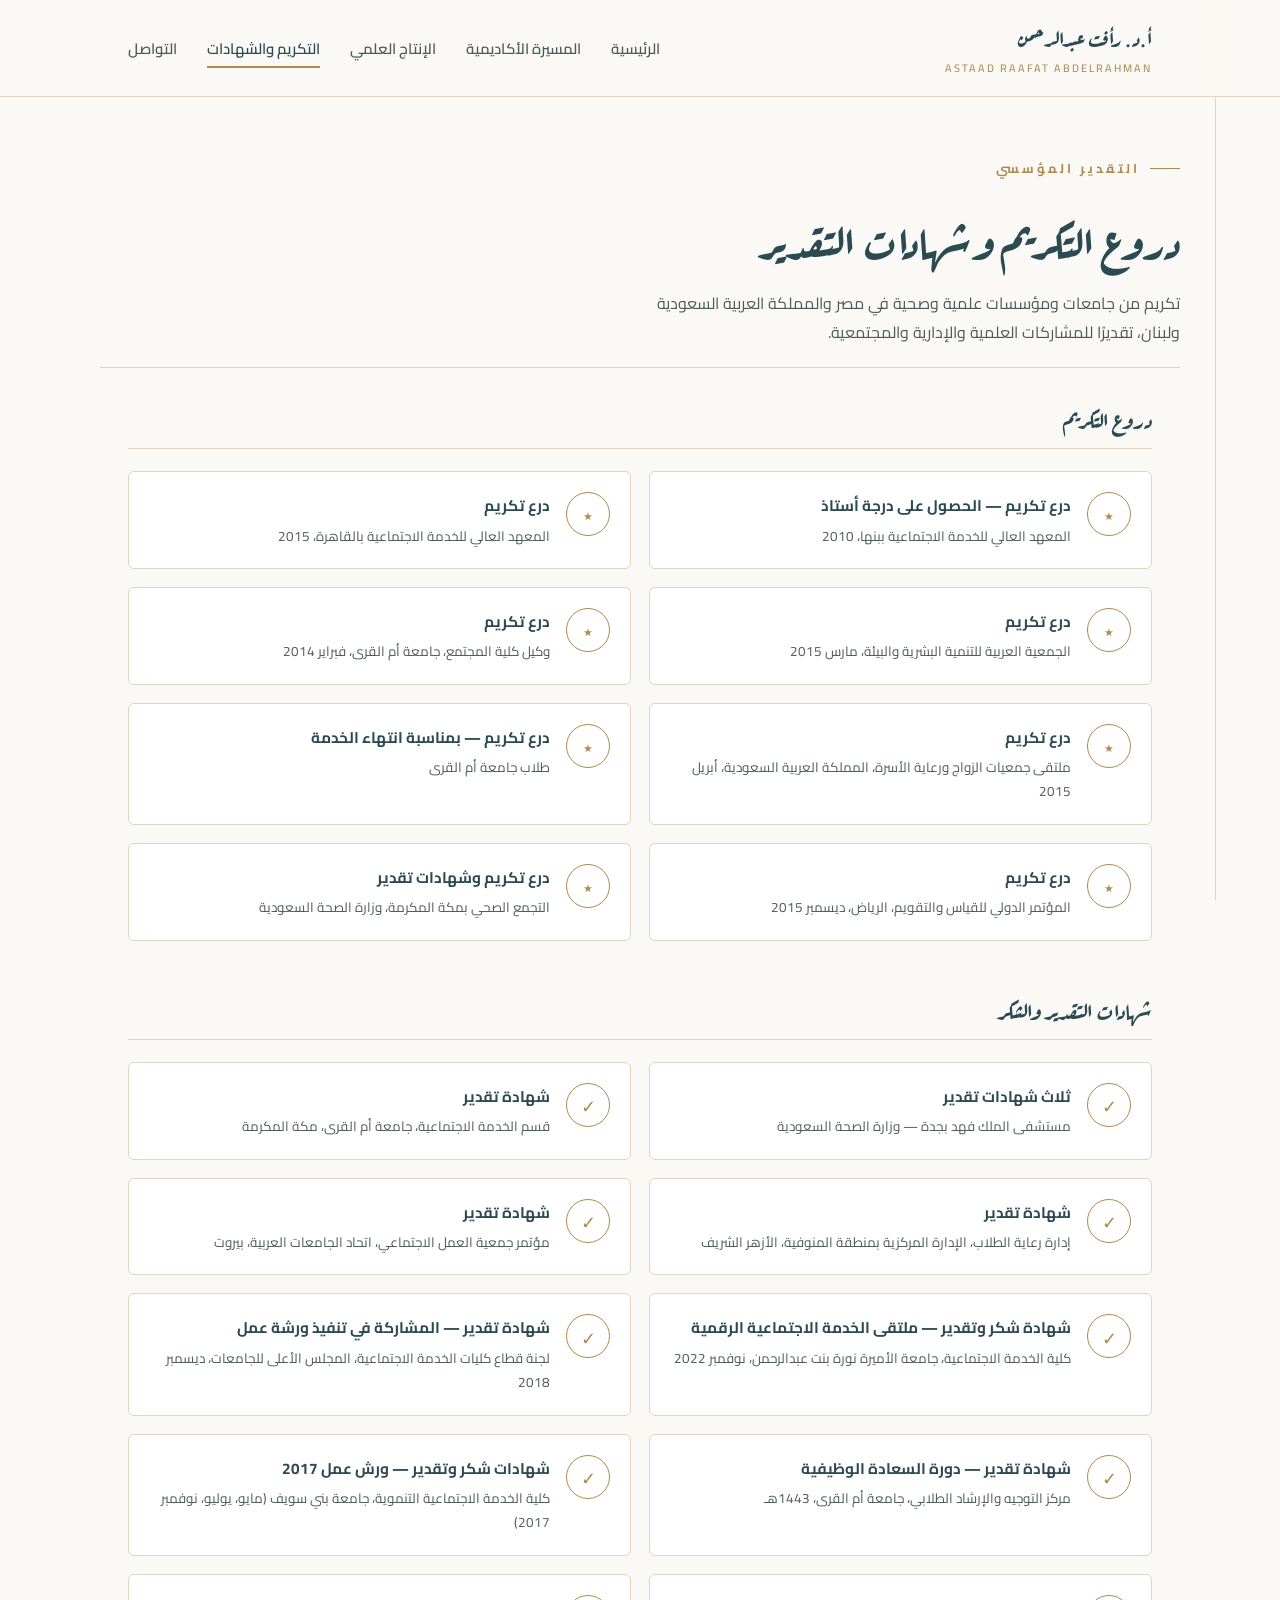
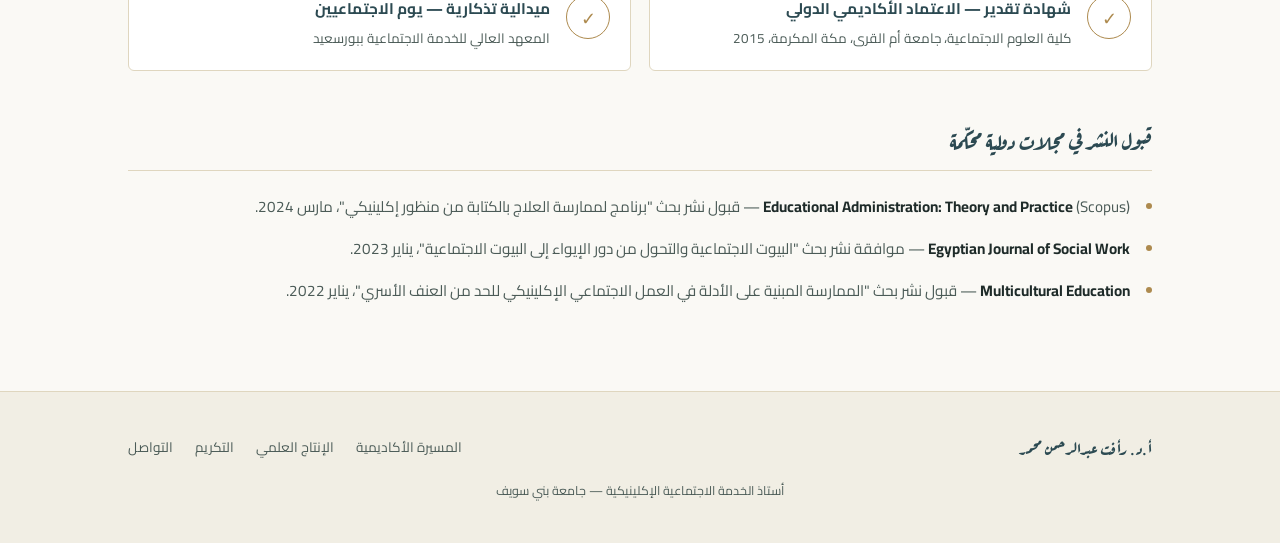
<file: site/honors.html>
<!DOCTYPE html>
<html lang="ar" dir="rtl">
<head>
<meta charset="UTF-8">
<meta name="viewport" content="width=device-width, initial-scale=1.0">
<title>التكريم والشهادات | أ.د. رأفت عبدالرحمن محمد</title>
<meta name="description" content="دروع التكريم وشهادات التقدير التي حصل عليها الأستاذ الدكتور رأفت عبدالرحمن محمد محمد من جامعات ومؤسسات علمية في مصر والمملكة العربية السعودية ولبنان.">
<link rel="stylesheet" href="assets/style.css">
</head>
<body>
<div class="paper-rule"></div>

<header>
  <div class="nav-inner">
    <a href="index.html" class="brand">أ.د. رأفت عبدالرحمن<small>ASTAAD RAAFAT ABDELRAHMAN</small></a>
    <nav>
      <ul>
        <li><a href="index.html">الرئيسية</a></li>
        <li><a href="career.html">المسيرة الأكاديمية</a></li>
        <li><a href="publications.html">الإنتاج العلمي</a></li>
        <li><a href="honors.html" class="active">التكريم والشهادات</a></li>
        <li><a href="contact.html">التواصل</a></li>
      </ul>
    </nav>
  </div>
</header>

<main>
  <div class="wrap page-head">
    <div class="eyebrow">التقدير المؤسسي</div>
    <h1>دروع التكريم وشهادات التقدير</h1>
    <p>تكريم من جامعات ومؤسسات علمية وصحية في مصر والمملكة العربية السعودية ولبنان، تقديرًا للمشاركات العلمية والإدارية والمجتمعية.</p>
  </div>

  <section style="padding-top:10px;">
    <div class="wrap">
      <h2 class="subhead">دروع التكريم</h2>
      <div class="honor-grid">
        <div class="honor-item"><div class="seal">٭</div><div><h3>درع تكريم — الحصول على درجة أستاذ</h3><p>المعهد العالي للخدمة الاجتماعية ببنها، 2010</p></div></div>
        <div class="honor-item"><div class="seal">٭</div><div><h3>درع تكريم</h3><p>المعهد العالي للخدمة الاجتماعية بالقاهرة، 2015</p></div></div>
        <div class="honor-item"><div class="seal">٭</div><div><h3>درع تكريم</h3><p>الجمعية العربية للتنمية البشرية والبيئة، مارس 2015</p></div></div>
        <div class="honor-item"><div class="seal">٭</div><div><h3>درع تكريم</h3><p>وكيل كلية المجتمع، جامعة أم القرى، فبراير 2014</p></div></div>
        <div class="honor-item"><div class="seal">٭</div><div><h3>درع تكريم</h3><p>ملتقى جمعيات الزواج ورعاية الأسرة، المملكة العربية السعودية، أبريل 2015</p></div></div>
        <div class="honor-item"><div class="seal">٭</div><div><h3>درع تكريم — بمناسبة انتهاء الخدمة</h3><p>طلاب جامعة أم القرى</p></div></div>
        <div class="honor-item"><div class="seal">٭</div><div><h3>درع تكريم</h3><p>المؤتمر الدولي للقياس والتقويم، الرياض، ديسمبر 2015</p></div></div>
        <div class="honor-item"><div class="seal">٭</div><div><h3>درع تكريم وشهادات تقدير</h3><p>التجمع الصحي بمكة المكرمة، وزارة الصحة السعودية</p></div></div>
      </div>

      <h2 class="subhead">شهادات التقدير والشكر</h2>
      <div class="honor-grid">
        <div class="honor-item"><div class="seal">✓</div><div><h3>ثلاث شهادات تقدير</h3><p>مستشفى الملك فهد بجدة — وزارة الصحة السعودية</p></div></div>
        <div class="honor-item"><div class="seal">✓</div><div><h3>شهادة تقدير</h3><p>قسم الخدمة الاجتماعية، جامعة أم القرى، مكة المكرمة</p></div></div>
        <div class="honor-item"><div class="seal">✓</div><div><h3>شهادة تقدير</h3><p>إدارة رعاية الطلاب، الإدارة المركزية بمنطقة المنوفية، الأزهر الشريف</p></div></div>
        <div class="honor-item"><div class="seal">✓</div><div><h3>شهادة تقدير</h3><p>مؤتمر جمعية العمل الاجتماعي، اتحاد الجامعات العربية، بيروت</p></div></div>
        <div class="honor-item"><div class="seal">✓</div><div><h3>شهادة شكر وتقدير — ملتقى الخدمة الاجتماعية الرقمية</h3><p>كلية الخدمة الاجتماعية، جامعة الأميرة نورة بنت عبدالرحمن، نوفمبر 2022</p></div></div>
        <div class="honor-item"><div class="seal">✓</div><div><h3>شهادة تقدير — المشاركة في تنفيذ ورشة عمل</h3><p>لجنة قطاع كليات الخدمة الاجتماعية، المجلس الأعلى للجامعات، ديسمبر 2018</p></div></div>
        <div class="honor-item"><div class="seal">✓</div><div><h3>شهادة تقدير — دورة السعادة الوظيفية</h3><p>مركز التوجيه والإرشاد الطلابي، جامعة أم القرى، 1443هـ</p></div></div>
        <div class="honor-item"><div class="seal">✓</div><div><h3>شهادات شكر وتقدير — ورش عمل 2017</h3><p>كلية الخدمة الاجتماعية التنموية، جامعة بني سويف (مايو، يوليو، نوفمبر 2017)</p></div></div>
        <div class="honor-item"><div class="seal">✓</div><div><h3>شهادة تقدير — الاعتماد الأكاديمي الدولي</h3><p>كلية العلوم الاجتماعية، جامعة أم القرى، مكة المكرمة، 2015</p></div></div>
        <div class="honor-item"><div class="seal">✓</div><div><h3>ميدالية تذكارية — يوم الاجتماعيين</h3><p>المعهد العالي للخدمة الاجتماعية ببورسعيد</p></div></div>
      </div>

      <h2 class="subhead">قبول النشر في مجلات دولية محكّمة</h2>
      <ul class="plain-list">
        <li><strong>Educational Administration: Theory and Practice</strong> (Scopus) — قبول نشر بحث "برنامج لممارسة العلاج بالكتابة من منظور إكلينيكي"، مارس 2024.</li>
        <li><strong>Egyptian Journal of Social Work</strong> — موافقة نشر بحث "البيوت الاجتماعية والتحول من دور الإيواء إلى البيوت الاجتماعية"، يناير 2023.</li>
        <li><strong>Multicultural Education</strong> — قبول نشر بحث "الممارسة المبنية على الأدلة في العمل الاجتماعي الإكلينيكي للحد من العنف الأسري"، يناير 2022.</li>
      </ul>
    </div>
  </section>
</main>

<footer>
  <div class="wrap">
    <div class="footer-inner">
      <div class="brand">أ.د. رأفت عبدالرحمن محمد</div>
      <div class="footer-links">
        <a href="career.html">المسيرة الأكاديمية</a>
        <a href="publications.html">الإنتاج العلمي</a>
        <a href="honors.html">التكريم</a>
        <a href="contact.html">التواصل</a>
      </div>
    </div>
    <div class="footer-note">أستاذ الخدمة الاجتماعية الإكلينيكية — جامعة بني سويف</div>
  </div>
</footer>

</body>
</html>
</file>
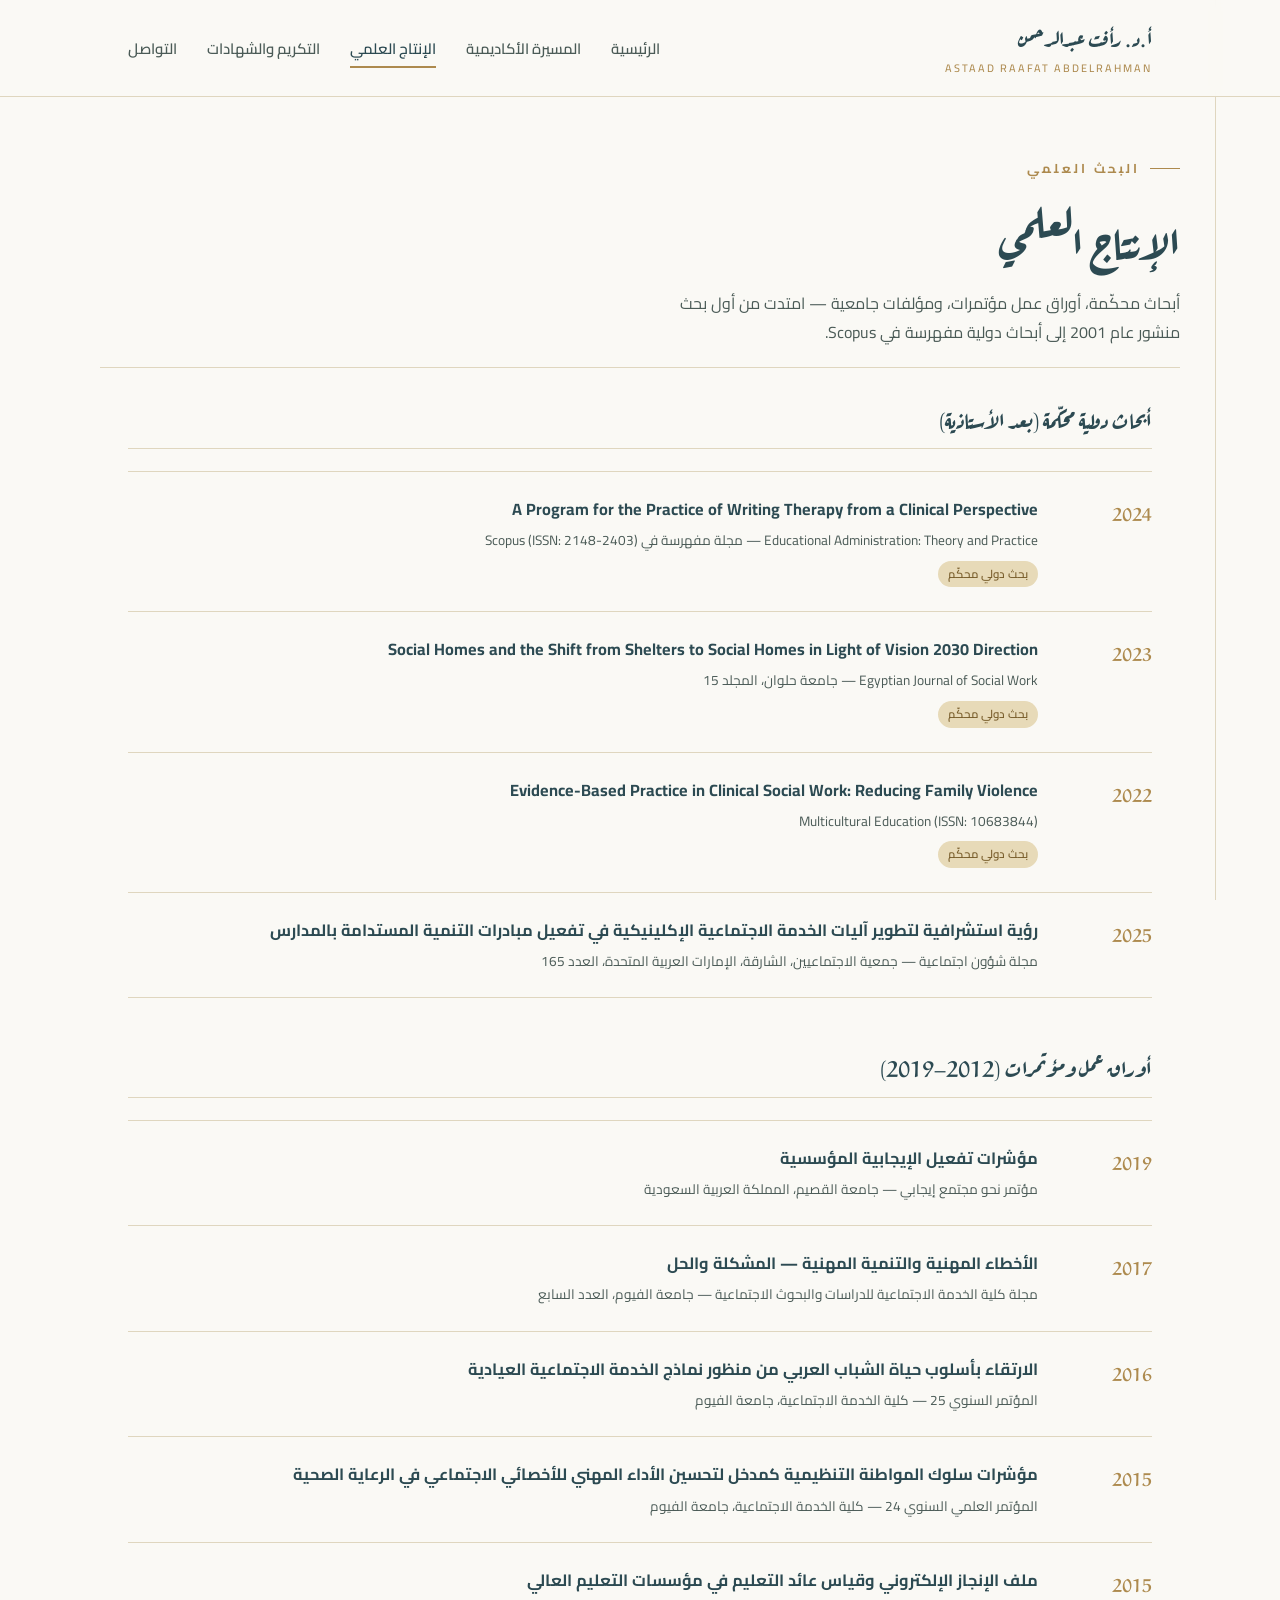
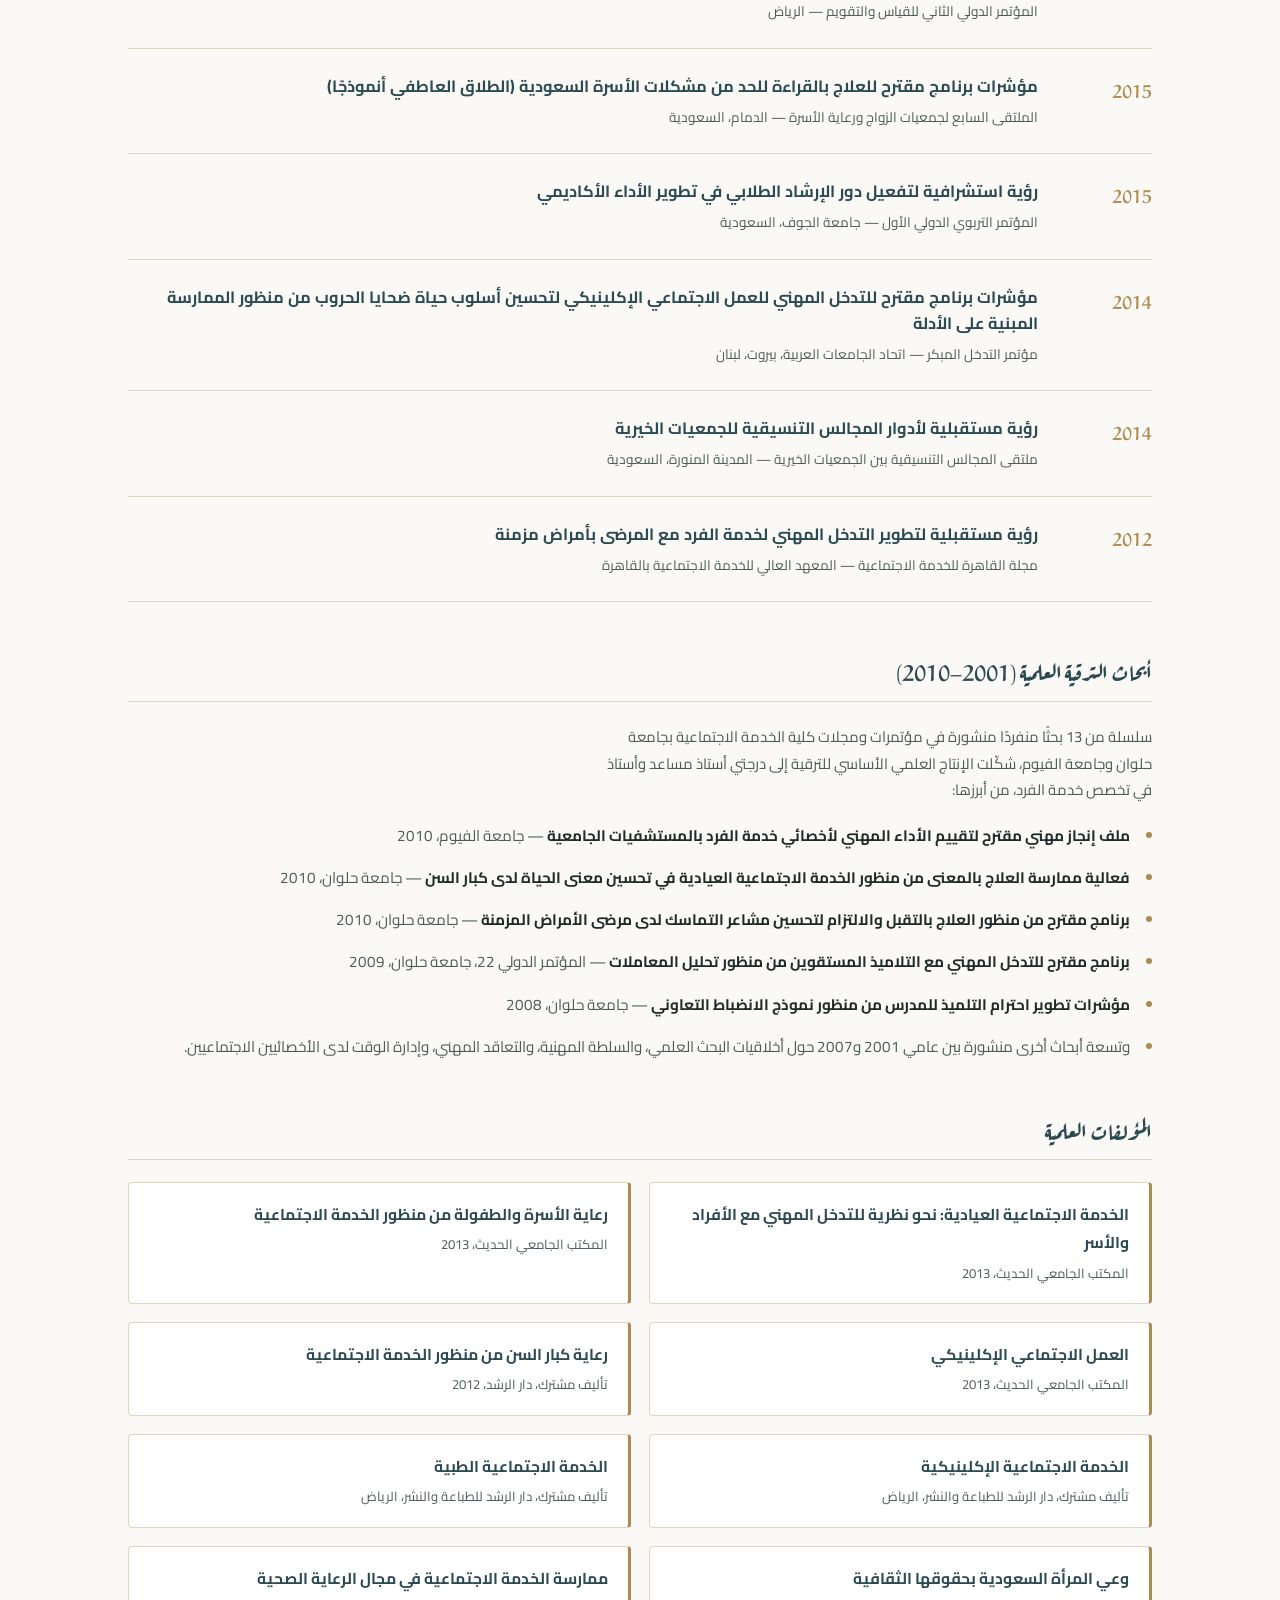
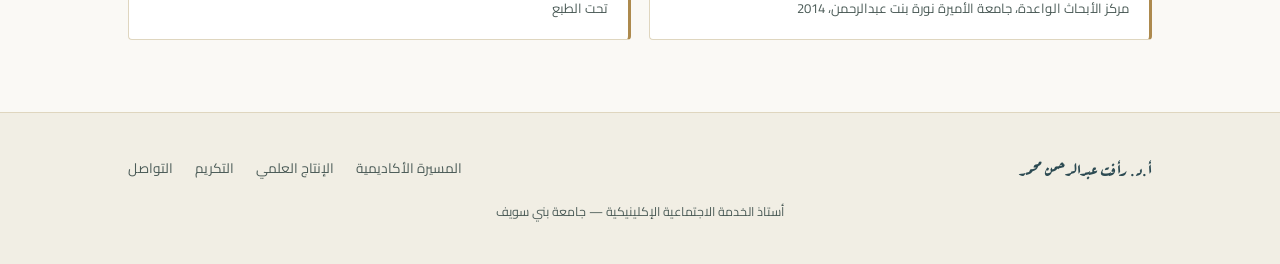
<file: site/publications.html>
<!DOCTYPE html>
<html lang="ar" dir="rtl">
<head>
<meta charset="UTF-8">
<meta name="viewport" content="width=device-width, initial-scale=1.0">
<title>الإنتاج العلمي | أ.د. رأفت عبدالرحمن محمد</title>
<meta name="description" content="الأبحاث العلمية المنشورة، وأوراق العمل، والمؤلفات الجامعية للأستاذ الدكتور رأفت عبدالرحمن محمد محمد في مجال الخدمة الاجتماعية الإكلينيكية، منشورة في مجلات مصرية وعربية ودولية محكمة.">
<link rel="stylesheet" href="assets/style.css">
</head>
<body>
<div class="paper-rule"></div>

<header>
  <div class="nav-inner">
    <a href="index.html" class="brand">أ.د. رأفت عبدالرحمن<small>ASTAAD RAAFAT ABDELRAHMAN</small></a>
    <nav>
      <ul>
        <li><a href="index.html">الرئيسية</a></li>
        <li><a href="career.html">المسيرة الأكاديمية</a></li>
        <li><a href="publications.html" class="active">الإنتاج العلمي</a></li>
        <li><a href="honors.html">التكريم والشهادات</a></li>
        <li><a href="contact.html">التواصل</a></li>
      </ul>
    </nav>
  </div>
</header>

<main>
  <div class="wrap page-head">
    <div class="eyebrow">البحث العلمي</div>
    <h1>الإنتاج العلمي</h1>
    <p>أبحاث محكّمة، أوراق عمل مؤتمرات، ومؤلفات جامعية — امتدت من أول بحث منشور عام 2001 إلى أبحاث دولية مفهرسة في Scopus.</p>
  </div>

  <section style="padding-top:10px;">
    <div class="wrap">
      <h2 class="subhead">أبحاث دولية محكّمة (بعد الأستاذية)</h2>
      <div class="pub-list">
        <div class="pub-item">
          <div class="pub-year">2024</div>
          <div>
            <h3>A Program for the Practice of Writing Therapy from a Clinical Perspective</h3>
            <div class="meta">Educational Administration: Theory and Practice — مجلة مفهرسة في Scopus (ISSN: 2148-2403)</div>
            <span class="pub-tag">بحث دولي محكّم</span>
          </div>
        </div>
        <div class="pub-item">
          <div class="pub-year">2023</div>
          <div>
            <h3>Social Homes and the Shift from Shelters to Social Homes in Light of Vision 2030 Direction</h3>
            <div class="meta">Egyptian Journal of Social Work — جامعة حلوان، المجلد 15</div>
            <span class="pub-tag">بحث دولي محكّم</span>
          </div>
        </div>
        <div class="pub-item">
          <div class="pub-year">2022</div>
          <div>
            <h3>Evidence-Based Practice in Clinical Social Work: Reducing Family Violence</h3>
            <div class="meta">Multicultural Education (ISSN: 10683844)</div>
            <span class="pub-tag">بحث دولي محكّم</span>
          </div>
        </div>
        <div class="pub-item">
          <div class="pub-year">2025</div>
          <div>
            <h3>رؤية استشرافية لتطوير آليات الخدمة الاجتماعية الإكلينيكية في تفعيل مبادرات التنمية المستدامة بالمدارس</h3>
            <div class="meta">مجلة شؤون اجتماعية — جمعية الاجتماعيين، الشارقة، الإمارات العربية المتحدة، العدد 165</div>
          </div>
        </div>
      </div>

      <h2 class="subhead">أوراق عمل ومؤتمرات (2012–2019)</h2>
      <div class="pub-list">
        <div class="pub-item">
          <div class="pub-year">2019</div>
          <div><h3>مؤشرات تفعيل الإيجابية المؤسسية</h3><div class="meta">مؤتمر نحو مجتمع إيجابي — جامعة القصيم، المملكة العربية السعودية</div></div>
        </div>
        <div class="pub-item">
          <div class="pub-year">2017</div>
          <div><h3>الأخطاء المهنية والتنمية المهنية — المشكلة والحل</h3><div class="meta">مجلة كلية الخدمة الاجتماعية للدراسات والبحوث الاجتماعية — جامعة الفيوم، العدد السابع</div></div>
        </div>
        <div class="pub-item">
          <div class="pub-year">2016</div>
          <div><h3>الارتقاء بأسلوب حياة الشباب العربي من منظور نماذج الخدمة الاجتماعية العيادية</h3><div class="meta">المؤتمر السنوي 25 — كلية الخدمة الاجتماعية، جامعة الفيوم</div></div>
        </div>
        <div class="pub-item">
          <div class="pub-year">2015</div>
          <div><h3>مؤشرات سلوك المواطنة التنظيمية كمدخل لتحسين الأداء المهني للأخصائي الاجتماعي في الرعاية الصحية</h3><div class="meta">المؤتمر العلمي السنوي 24 — كلية الخدمة الاجتماعية، جامعة الفيوم</div></div>
        </div>
        <div class="pub-item">
          <div class="pub-year">2015</div>
          <div><h3>ملف الإنجاز الإلكتروني وقياس عائد التعليم في مؤسسات التعليم العالي</h3><div class="meta">المؤتمر الدولي الثاني للقياس والتقويم — الرياض</div></div>
        </div>
        <div class="pub-item">
          <div class="pub-year">2015</div>
          <div><h3>مؤشرات برنامج مقترح للعلاج بالقراءة للحد من مشكلات الأسرة السعودية (الطلاق العاطفي أنموذجًا)</h3><div class="meta">الملتقى السابع لجمعيات الزواج ورعاية الأسرة — الدمام، السعودية</div></div>
        </div>
        <div class="pub-item">
          <div class="pub-year">2015</div>
          <div><h3>رؤية استشرافية لتفعيل دور الإرشاد الطلابي في تطوير الأداء الأكاديمي</h3><div class="meta">المؤتمر التربوي الدولي الأول — جامعة الجوف، السعودية</div></div>
        </div>
        <div class="pub-item">
          <div class="pub-year">2014</div>
          <div><h3>مؤشرات برنامج مقترح للتدخل المهني للعمل الاجتماعي الإكلينيكي لتحسين أسلوب حياة ضحايا الحروب من منظور الممارسة المبنية على الأدلة</h3><div class="meta">مؤتمر التدخل المبكر — اتحاد الجامعات العربية، بيروت، لبنان</div></div>
        </div>
        <div class="pub-item">
          <div class="pub-year">2014</div>
          <div><h3>رؤية مستقبلية لأدوار المجالس التنسيقية للجمعيات الخيرية</h3><div class="meta">ملتقى المجالس التنسيقية بين الجمعيات الخيرية — المدينة المنورة، السعودية</div></div>
        </div>
        <div class="pub-item">
          <div class="pub-year">2012</div>
          <div><h3>رؤية مستقبلية لتطوير التدخل المهني لخدمة الفرد مع المرضى بأمراض مزمنة</h3><div class="meta">مجلة القاهرة للخدمة الاجتماعية — المعهد العالي للخدمة الاجتماعية بالقاهرة</div></div>
        </div>
      </div>

      <h2 class="subhead">أبحاث الترقية العلمية (2001–2010)</h2>
      <p style="color:var(--ink-soft); font-size:.93rem; margin-bottom:18px; max-width:70ch;">
        سلسلة من 13 بحثًا منفردًا منشورة في مؤتمرات ومجلات كلية الخدمة الاجتماعية بجامعة حلوان وجامعة الفيوم، شكّلت الإنتاج العلمي الأساسي للترقية إلى درجتي أستاذ مساعد وأستاذ في تخصص خدمة الفرد، من أبرزها:
      </p>
      <ul class="plain-list">
        <li><strong>ملف إنجاز مهني مقترح لتقييم الأداء المهني لأخصائي خدمة الفرد بالمستشفيات الجامعية</strong> — جامعة الفيوم، 2010</li>
        <li><strong>فعالية ممارسة العلاج بالمعنى من منظور الخدمة الاجتماعية العيادية في تحسين معنى الحياة لدى كبار السن</strong> — جامعة حلوان، 2010</li>
        <li><strong>برنامج مقترح من منظور العلاج بالتقبل والالتزام لتحسين مشاعر التماسك لدى مرضى الأمراض المزمنة</strong> — جامعة حلوان، 2010</li>
        <li><strong>برنامج مقترح للتدخل المهني مع التلاميذ المستقوين من منظور تحليل المعاملات</strong> — المؤتمر الدولي 22، جامعة حلوان، 2009</li>
        <li><strong>مؤشرات تطوير احترام التلميذ للمدرس من منظور نموذج الانضباط التعاوني</strong> — جامعة حلوان، 2008</li>
        <li>وتسعة أبحاث أخرى منشورة بين عامي 2001 و2007 حول أخلاقيات البحث العلمي، والسلطة المهنية، والتعاقد المهني، وإدارة الوقت لدى الأخصائيين الاجتماعيين.</li>
      </ul>

      <h2 class="subhead">المؤلفات العلمية</h2>
      <div class="book-grid">
        <div class="book-item"><h3>الخدمة الاجتماعية العيادية: نحو نظرية للتدخل المهني مع الأفراد والأسر</h3><p>المكتب الجامعي الحديث، 2013</p></div>
        <div class="book-item"><h3>رعاية الأسرة والطفولة من منظور الخدمة الاجتماعية</h3><p>المكتب الجامعي الحديث، 2013</p></div>
        <div class="book-item"><h3>العمل الاجتماعي الإكلينيكي</h3><p>المكتب الجامعي الحديث، 2013</p></div>
        <div class="book-item"><h3>رعاية كبار السن من منظور الخدمة الاجتماعية</h3><p>تأليف مشترك، دار الرشد، 2012</p></div>
        <div class="book-item"><h3>الخدمة الاجتماعية الإكلينيكية</h3><p>تأليف مشترك، دار الرشد للطباعة والنشر، الرياض</p></div>
        <div class="book-item"><h3>الخدمة الاجتماعية الطبية</h3><p>تأليف مشترك، دار الرشد للطباعة والنشر، الرياض</p></div>
        <div class="book-item"><h3>وعي المرأة السعودية بحقوقها الثقافية</h3><p>مركز الأبحاث الواعدة، جامعة الأميرة نورة بنت عبدالرحمن، 2014</p></div>
        <div class="book-item"><h3>ممارسة الخدمة الاجتماعية في مجال الرعاية الصحية</h3><p>تحت الطبع</p></div>
      </div>
    </div>
  </section>
</main>

<footer>
  <div class="wrap">
    <div class="footer-inner">
      <div class="brand">أ.د. رأفت عبدالرحمن محمد</div>
      <div class="footer-links">
        <a href="career.html">المسيرة الأكاديمية</a>
        <a href="publications.html">الإنتاج العلمي</a>
        <a href="honors.html">التكريم</a>
        <a href="contact.html">التواصل</a>
      </div>
    </div>
    <div class="footer-note">أستاذ الخدمة الاجتماعية الإكلينيكية — جامعة بني سويف</div>
  </div>
</footer>

</body>
</html>
</file>
<file: assets/style.css>
/* ===================================================================
   أ.د. رأفت عبدالرحمن محمد — الموقع الأكاديمي
   Design tokens
   bg:      #FAF9F5  (ivory paper)
   bg-alt:  #F1EEE4  (aged parchment panel)
   ink:     #1E2B29  (deep scholarly charcoal-green)
   primary: #2C4A52  (deep teal-ink)
   accent:  #AD8A4E  (antique gold — medals & seals)
   sage:    #6E8C78  (muted sage — social care)
   line:    #DFD6BF  (manuscript rule)
   =================================================================== */

@import url('https://fonts.googleapis.com/css2?family=Aref+Ruqaa:wght@400;700&family=Cairo:wght@300;400;500;600;700&display=swap');

* { margin: 0; padding: 0; box-sizing: border-box; }

:root{
  --bg: #FAF9F5;
  --bg-alt: #F1EEE4;
  --ink: #1E2B29;
  --ink-soft: #4B5B57;
  --primary: #2C4A52;
  --accent: #AD8A4E;
  --accent-soft: #E7DAB8;
  --sage: #6E8C78;
  --line: #DFD6BF;
  --serif: 'Aref Ruqaa', serif;
  --sans: 'Cairo', sans-serif;
}

html{ scroll-behavior: smooth; }

body{
  direction: rtl;
  font-family: var(--sans);
  background: var(--bg);
  color: var(--ink);
  line-height: 1.8;
  font-weight: 400;
  -webkit-font-smoothing: antialiased;
}

a{ color: inherit; text-decoration: none; }

img{ max-width: 100%; display: block; }

.wrap{
  max-width: 1080px;
  margin: 0 auto;
  padding: 0 28px;
}

/* ---------- background texture: faint margin rule, manuscript feel --- */
.paper-rule{
  position: fixed;
  top: 0; bottom: 0;
  right: 64px;
  width: 1px;
  background: var(--line);
  z-index: 0;
  pointer-events: none;
}
@media (max-width: 720px){ .paper-rule{ display:none; } }

/* ---------------------------- header / nav ---------------------------- */
header{
  position: sticky; top: 0; z-index: 50;
  background: rgba(250,249,245,0.92);
  backdrop-filter: blur(6px);
  border-bottom: 1px solid var(--line);
}
.nav-inner{
  display: flex;
  align-items: center;
  justify-content: space-between;
  padding: 18px 28px;
  max-width: 1080px;
  margin: 0 auto;
}
.brand{
  font-family: var(--serif);
  font-size: 1.35rem;
  font-weight: 700;
  color: var(--primary);
  letter-spacing: .5px;
}
.brand small{
  display:block;
  font-family: var(--sans);
  font-size: .68rem;
  font-weight: 500;
  color: var(--accent);
  letter-spacing: 2px;
  margin-top: 2px;
}
nav ul{
  list-style: none;
  display: flex;
  gap: 30px;
}
nav a{
  font-size: .93rem;
  font-weight: 600;
  color: var(--ink-soft);
  position: relative;
  padding-bottom: 4px;
  transition: color .2s;
}
nav a:hover, nav a.active{ color: var(--primary); }
nav a.active::after{
  content: "";
  position: absolute;
  right: 0; left: 0; bottom: -2px;
  height: 2px;
  background: var(--accent);
}
.nav-toggle{ display:none; }
@media (max-width: 780px){
  nav ul{ gap: 16px; flex-wrap: wrap; justify-content:flex-end; }
  nav a{ font-size: .82rem; }
}

/* ------------------------------- hero ---------------------------------- */
.hero{
  padding: 76px 0 64px;
  position: relative;
}
.hero-grid{
  display: grid;
  grid-template-columns: 1.15fr .85fr;
  gap: 56px;
  align-items: center;
}
@media (max-width: 860px){
  .hero-grid{ grid-template-columns: 1fr; }
}
.eyebrow{
  font-size: .8rem;
  letter-spacing: 3px;
  color: var(--accent);
  font-weight: 700;
  margin-bottom: 18px;
  display: flex;
  align-items: center;
  gap: 10px;
}
.eyebrow::before{
  content: "";
  width: 30px; height: 1px;
  background: var(--accent);
}
.hero h1{
  font-family: var(--serif);
  font-size: clamp(2.4rem, 4.5vw, 3.6rem);
  color: var(--primary);
  line-height: 1.25;
  margin-bottom: 14px;
}
.hero .role{
  font-size: 1.15rem;
  color: var(--sage);
  font-weight: 600;
  margin-bottom: 6px;
}
.hero .affil{
  font-size: .98rem;
  color: var(--ink-soft);
  margin-bottom: 26px;
  max-width: 46ch;
}
.hero p.bio{
  font-size: 1.02rem;
  color: var(--ink-soft);
  max-width: 56ch;
  margin-bottom: 30px;
}
.btn-row{ display: flex; gap: 16px; flex-wrap: wrap; }
.btn{
  display: inline-block;
  padding: 13px 26px;
  border-radius: 3px;
  font-weight: 700;
  font-size: .92rem;
  transition: all .2s;
}
.btn-primary{
  background: var(--primary);
  color: #fff;
}
.btn-primary:hover{ background: var(--ink); }
.btn-outline{
  border: 1px solid var(--ink-soft);
  color: var(--ink);
}
.btn-outline:hover{ border-color: var(--accent); color: var(--accent); }

.portrait-frame{
  position: relative;
  justify-self: center;
}
.portrait-frame .ring{
  position: absolute;
  inset: -14px;
  border: 1px solid var(--accent);
  border-radius: 6px;
  z-index: 0;
}
.portrait-frame img{
  position: relative;
  z-index: 1;
  width: 280px;
  height: 340px;
  object-fit: cover;
  border-radius: 4px;
  box-shadow: 0 24px 48px -18px rgba(30,43,41,.35);
}
.portrait-cap{
  margin-top: 16px;
  text-align: center;
  font-size: .78rem;
  color: var(--ink-soft);
  letter-spacing: .5px;
}

/* --------------------------- stat strip --------------------------- */
.stat-strip{
  border-top: 1px solid var(--line);
  border-bottom: 1px solid var(--line);
  background: var(--bg-alt);
}
.stat-grid{
  display: grid;
  grid-template-columns: repeat(4, 1fr);
  text-align: center;
}
.stat-grid div{
  padding: 34px 10px;
  border-left: 1px solid var(--line);
}
.stat-grid div:last-child{ border-left: none; }
.stat-num{
  font-family: var(--serif);
  font-size: 2.1rem;
  color: var(--primary);
  font-weight: 700;
}
.stat-label{
  font-size: .8rem;
  color: var(--ink-soft);
  margin-top: 6px;
}
@media (max-width: 640px){
  .stat-grid{ grid-template-columns: repeat(2,1fr); }
  .stat-grid div:nth-child(2){ border-left:none; }
}

/* ------------------------------ sections ------------------------------ */
section{ padding: 72px 0; }
.section-head{ margin-bottom: 44px; max-width: 62ch; }
.section-head .eyebrow{ margin-bottom: 12px; }
.section-head h2{
  font-family: var(--serif);
  font-size: clamp(1.7rem, 3vw, 2.3rem);
  color: var(--primary);
}
.section-head p{
  color: var(--ink-soft);
  margin-top: 10px;
  font-size: .98rem;
}

.card-grid{
  display: grid;
  grid-template-columns: repeat(3, 1fr);
  gap: 24px;
}
@media (max-width: 860px){ .card-grid{ grid-template-columns: 1fr 1fr; } }
@media (max-width: 600px){ .card-grid{ grid-template-columns: 1fr; } }

.card{
  background: #fff;
  border: 1px solid var(--line);
  border-radius: 6px;
  padding: 28px 24px;
  transition: transform .2s, box-shadow .2s;
}
.card:hover{ transform: translateY(-3px); box-shadow: 0 18px 32px -20px rgba(30,43,41,.25); }
.card .icon{
  width: 40px; height: 40px;
  border-radius: 50%;
  background: var(--accent-soft);
  color: var(--accent);
  display: flex; align-items: center; justify-content: center;
  font-family: var(--serif);
  font-weight: 700;
  margin-bottom: 16px;
}
.card h3{ font-size: 1.05rem; color: var(--primary); margin-bottom: 8px; }
.card p{ font-size: .9rem; color: var(--ink-soft); }

/* ---------------------------- sanad / isnad timeline --------------------- */
.sanad{
  position: relative;
  padding-right: 34px;
}
.sanad::before{
  content: "";
  position: absolute;
  right: 6px; top: 6px; bottom: 6px;
  width: 1px;
  background: linear-gradient(var(--accent), var(--line));
}
.sanad-item{
  position: relative;
  padding-bottom: 40px;
}
.sanad-item:last-child{ padding-bottom: 0; }
.sanad-item::before{
  content: "";
  position: absolute;
  right: -34px; top: 4px;
  width: 11px; height: 11px;
  border-radius: 50%;
  background: var(--bg);
  border: 2px solid var(--accent);
}
.sanad-year{
  font-family: var(--serif);
  font-weight: 700;
  color: var(--accent);
  font-size: 1.05rem;
  margin-bottom: 4px;
}
.sanad-item h3{ color: var(--primary); font-size: 1.08rem; margin-bottom: 6px; }
.sanad-item p{ color: var(--ink-soft); font-size: .93rem; max-width: 62ch; }

/* ------------------------------ pub list ------------------------------- */
.pub-list{ display: flex; flex-direction: column; gap: 0; }
.pub-item{
  display: grid;
  grid-template-columns: 90px 1fr;
  gap: 24px;
  padding: 24px 0;
  border-bottom: 1px solid var(--line);
}
.pub-item:first-child{ border-top: 1px solid var(--line); }
.pub-year{
  font-family: var(--serif);
  font-size: 1.15rem;
  color: var(--accent);
  font-weight: 700;
}
.pub-item h3{ color: var(--primary); font-size: 1.02rem; margin-bottom: 6px; line-height: 1.6; }
.pub-item .meta{ font-size: .85rem; color: var(--ink-soft); }
.pub-tag{
  display: inline-block;
  font-size: .72rem;
  padding: 3px 10px;
  border-radius: 20px;
  background: var(--accent-soft);
  color: #7a5f2d;
  margin-top: 8px;
  font-weight: 600;
}
@media (max-width: 560px){
  .pub-item{ grid-template-columns: 1fr; gap: 4px; }
}

/* ------------------------------ honors grid ----------------------------- */
.honor-grid{ display: grid; grid-template-columns: repeat(2,1fr); gap: 18px; }
@media (max-width: 700px){ .honor-grid{ grid-template-columns: 1fr; } }
.honor-item{
  display: flex; gap: 16px;
  background: #fff;
  border: 1px solid var(--line);
  border-radius: 6px;
  padding: 20px;
}
.honor-item .seal{
  flex: none;
  width: 44px; height: 44px;
  border-radius: 50%;
  border: 1.5px solid var(--accent);
  display: flex; align-items: center; justify-content: center;
  color: var(--accent);
  font-family: var(--serif);
  font-size: 1.1rem;
}
.honor-item h3{ font-size: .96rem; color: var(--primary); margin-bottom: 4px; }
.honor-item p{ font-size: .84rem; color: var(--ink-soft); }

/* ------------------------------- footer --------------------------------- */
footer{
  border-top: 1px solid var(--line);
  padding: 40px 0;
  background: var(--bg-alt);
}
.footer-inner{
  display: flex; justify-content: space-between; align-items: center;
  flex-wrap: wrap; gap: 16px;
}
.footer-inner .brand{ font-size: 1.05rem; }
.footer-links{ display: flex; gap: 22px; font-size: .85rem; color: var(--ink-soft); }
.footer-note{ font-size: .78rem; color: var(--ink-soft); margin-top: 18px; text-align: center; }

/* ------------------------------ page header (inner pages) --------------- */
.page-head{
  padding: 60px 0 20px;
  border-bottom: 1px solid var(--line);
  margin-bottom: 20px;
}
.page-head h1{
  font-family: var(--serif);
  color: var(--primary);
  font-size: clamp(2rem, 4vw, 2.8rem);
}
.page-head p{ color: var(--ink-soft); margin-top: 10px; max-width: 60ch; }

.subhead{
  font-family: var(--serif);
  color: var(--primary);
  font-size: 1.4rem;
  margin: 48px 0 22px;
  padding-bottom: 10px;
  border-bottom: 1px solid var(--line);
}
.subhead:first-of-type{ margin-top: 0; }

.plain-list{ list-style:none; }
.plain-list li{
  position: relative;
  padding-right: 22px;
  margin-bottom: 14px;
  color: var(--ink-soft);
  font-size: .95rem;
  line-height: 1.85;
}
.plain-list li::before{
  content: "";
  position: absolute;
  right: 0; top: 10px;
  width: 6px; height: 6px;
  background: var(--accent);
  border-radius: 50%;
}
.plain-list li strong{ color: var(--ink); }

.book-grid{ display:grid; grid-template-columns: repeat(2,1fr); gap: 18px; }
@media (max-width: 700px){ .book-grid{ grid-template-columns: 1fr; } }
.book-item{
  border-right: 3px solid var(--accent);
  background: #fff;
  border: 1px solid var(--line);
  border-right: 3px solid var(--accent);
  padding: 18px 20px;
  border-radius: 4px;
}
.book-item h3{ color: var(--primary); font-size: .98rem; margin-bottom: 4px; }
.book-item p{ font-size: .82rem; color: var(--ink-soft); }

.contact-card{
  background: #fff;
  border: 1px solid var(--line);
  border-radius: 8px;
  padding: 44px;
  max-width: 620px;
  margin: 0 auto;
  text-align: center;
}
.contact-card .seal-lg{
  width: 64px; height: 64px;
  border-radius: 50%;
  border: 1.5px solid var(--accent);
  display: flex; align-items:center; justify-content:center;
  margin: 0 auto 22px;
  font-family: var(--serif);
  color: var(--accent);
  font-size: 1.6rem;
}
.contact-card h2{ font-family: var(--serif); color: var(--primary); font-size: 1.6rem; margin-bottom: 12px;}
.contact-card p{ color: var(--ink-soft); margin-bottom: 26px; }
.contact-email{
  display: inline-block;
  font-size: 1.05rem;
  color: var(--primary);
  font-weight: 700;
  border-bottom: 1px solid var(--accent);
  padding-bottom: 3px;
}
.affil-list{ margin-top: 34px; text-align: right; }
.affil-list li{ margin-bottom: 10px; }

/* ------------------------------ gallery -------------------------------- */
.gallery-tabs{
  display: flex;
  gap: 10px;
  flex-wrap: wrap;
  margin-bottom: 36px;
  border-bottom: 1px solid var(--line);
  padding-bottom: 0;
}
.gallery-tab{
  background: none;
  border: none;
  font-family: var(--sans);
  font-size: .92rem;
  font-weight: 600;
  color: var(--ink-soft);
  padding: 12px 6px;
  cursor: pointer;
  position: relative;
  transition: color .2s;
}
.gallery-tab:hover{ color: var(--primary); }
.gallery-tab.active{ color: var(--primary); }
.gallery-tab.active::after{
  content: "";
  position: absolute;
  right: 0; left: 0; bottom: -1px;
  height: 2px;
  background: var(--accent);
}
.gallery-count{
  font-family: var(--serif);
  color: var(--accent);
  margin-right: 4px;
}

.gallery-grid{
  display: grid;
  grid-template-columns: repeat(4, 1fr);
  gap: 14px;
}
@media (max-width: 860px){ .gallery-grid{ grid-template-columns: repeat(3, 1fr); } }
@media (max-width: 600px){ .gallery-grid{ grid-template-columns: repeat(2, 1fr); gap: 10px; } }

.gallery-item{
  position: relative;
  aspect-ratio: 4 / 3;
  overflow: hidden;
  border-radius: 4px;
  border: 1px solid var(--line);
  cursor: pointer;
  background: var(--bg-alt);
}
.gallery-item img{
  width: 100%; height: 100%;
  object-fit: cover;
  transition: transform .35s ease;
}
.gallery-item:hover img{ transform: scale(1.06); }
.gallery-item::after{
  content: "";
  position: absolute; inset: 0;
  box-shadow: inset 0 0 0 0 rgba(30,43,41,0);
  transition: box-shadow .2s;
}
.gallery-item:hover::after{ box-shadow: inset 0 0 0 2px var(--accent); }

/* lightbox */
.lightbox{
  display: none;
  position: fixed; inset: 0;
  background: rgba(20,26,25,.94);
  z-index: 200;
  align-items: center;
  justify-content: center;
  padding: 40px;
}
.lightbox.active{ display: flex; }
.lightbox img{
  max-width: 90vw;
  max-height: 82vh;
  object-fit: contain;
  border-radius: 3px;
  box-shadow: 0 30px 60px rgba(0,0,0,.5);
}
.lightbox-close, .lightbox-prev, .lightbox-next{
  position: absolute;
  background: rgba(250,249,245,.12);
  border: 1px solid rgba(250,249,245,.4);
  color: #FAF9F5;
  font-family: var(--sans);
  font-size: 1.1rem;
  width: 44px; height: 44px;
  border-radius: 50%;
  display: flex; align-items: center; justify-content: center;
  cursor: pointer;
  transition: background .2s;
}
.lightbox-close:hover, .lightbox-prev:hover, .lightbox-next:hover{ background: rgba(250,249,245,.25); }
.lightbox-close{ top: 24px; left: 24px; }
.lightbox-prev{ right: 24px; top: 50%; transform: translateY(-50%); }
.lightbox-next{ left: 24px; top: 50%; transform: translateY(-50%); }
.lightbox-counter{
  position: absolute;
  bottom: 24px;
  right: 50%; transform: translateX(50%);
  color: rgba(250,249,245,.75);
  font-size: .82rem;
  letter-spacing: 1px;
}
@media (max-width: 640px){
  .lightbox{ padding: 16px; }
  .lightbox-close{ top: 12px; left: 12px; width: 38px; height: 38px; }
  .lightbox-prev{ right: 8px; width: 38px; height: 38px; }
  .lightbox-next{ left: 8px; width: 38px; height: 38px; }
}

.visitor-counter{
  font-family: var(--sans);
  font-size: .78rem;
  color: var(--ink-soft);
  letter-spacing: .3px;
}
.visitor-counter strong{
  font-family: var(--serif);
  color: var(--accent);
  font-weight: 700;
  font-size: .9rem;
  margin-left: 4px;
}

@media print{
  header, footer{ display:none; }
}
</file>
<file: site/assets/style.css>
/* ===================================================================
   أ.د. رأفت عبدالرحمن محمد — الموقع الأكاديمي
   Design tokens
   bg:      #FAF9F5  (ivory paper)
   bg-alt:  #F1EEE4  (aged parchment panel)
   ink:     #1E2B29  (deep scholarly charcoal-green)
   primary: #2C4A52  (deep teal-ink)
   accent:  #AD8A4E  (antique gold — medals & seals)
   sage:    #6E8C78  (muted sage — social care)
   line:    #DFD6BF  (manuscript rule)
   =================================================================== */

@import url('https://fonts.googleapis.com/css2?family=Aref+Ruqaa:wght@400;700&family=Cairo:wght@300;400;500;600;700&display=swap');

* { margin: 0; padding: 0; box-sizing: border-box; }

:root{
  --bg: #FAF9F5;
  --bg-alt: #F1EEE4;
  --ink: #1E2B29;
  --ink-soft: #4B5B57;
  --primary: #2C4A52;
  --accent: #AD8A4E;
  --accent-soft: #E7DAB8;
  --sage: #6E8C78;
  --line: #DFD6BF;
  --serif: 'Aref Ruqaa', serif;
  --sans: 'Cairo', sans-serif;
}

html{ scroll-behavior: smooth; }

body{
  direction: rtl;
  font-family: var(--sans);
  background: var(--bg);
  color: var(--ink);
  line-height: 1.8;
  font-weight: 400;
  -webkit-font-smoothing: antialiased;
}

a{ color: inherit; text-decoration: none; }

img{ max-width: 100%; display: block; }

.wrap{
  max-width: 1080px;
  margin: 0 auto;
  padding: 0 28px;
}

/* ---------- background texture: faint margin rule, manuscript feel --- */
.paper-rule{
  position: fixed;
  top: 0; bottom: 0;
  right: 64px;
  width: 1px;
  background: var(--line);
  z-index: 0;
  pointer-events: none;
}
@media (max-width: 720px){ .paper-rule{ display:none; } }

/* ---------------------------- header / nav ---------------------------- */
header{
  position: sticky; top: 0; z-index: 50;
  background: rgba(250,249,245,0.92);
  backdrop-filter: blur(6px);
  border-bottom: 1px solid var(--line);
}
.nav-inner{
  display: flex;
  align-items: center;
  justify-content: space-between;
  padding: 18px 28px;
  max-width: 1080px;
  margin: 0 auto;
}
.brand{
  font-family: var(--serif);
  font-size: 1.35rem;
  font-weight: 700;
  color: var(--primary);
  letter-spacing: .5px;
}
.brand small{
  display:block;
  font-family: var(--sans);
  font-size: .68rem;
  font-weight: 500;
  color: var(--accent);
  letter-spacing: 2px;
  margin-top: 2px;
}
nav ul{
  list-style: none;
  display: flex;
  gap: 30px;
}
nav a{
  font-size: .93rem;
  font-weight: 600;
  color: var(--ink-soft);
  position: relative;
  padding-bottom: 4px;
  transition: color .2s;
}
nav a:hover, nav a.active{ color: var(--primary); }
nav a.active::after{
  content: "";
  position: absolute;
  right: 0; left: 0; bottom: -2px;
  height: 2px;
  background: var(--accent);
}
.nav-toggle{ display:none; }
@media (max-width: 780px){
  nav ul{ gap: 16px; flex-wrap: wrap; justify-content:flex-end; }
  nav a{ font-size: .82rem; }
}

/* ------------------------------- hero ---------------------------------- */
.hero{
  padding: 76px 0 64px;
  position: relative;
}
.hero-grid{
  display: grid;
  grid-template-columns: 1.15fr .85fr;
  gap: 56px;
  align-items: center;
}
@media (max-width: 860px){
  .hero-grid{ grid-template-columns: 1fr; }
}
.eyebrow{
  font-size: .8rem;
  letter-spacing: 3px;
  color: var(--accent);
  font-weight: 700;
  margin-bottom: 18px;
  display: flex;
  align-items: center;
  gap: 10px;
}
.eyebrow::before{
  content: "";
  width: 30px; height: 1px;
  background: var(--accent);
}
.hero h1{
  font-family: var(--serif);
  font-size: clamp(2.4rem, 4.5vw, 3.6rem);
  color: var(--primary);
  line-height: 1.25;
  margin-bottom: 14px;
}
.hero .role{
  font-size: 1.15rem;
  color: var(--sage);
  font-weight: 600;
  margin-bottom: 6px;
}
.hero .affil{
  font-size: .98rem;
  color: var(--ink-soft);
  margin-bottom: 26px;
  max-width: 46ch;
}
.hero p.bio{
  font-size: 1.02rem;
  color: var(--ink-soft);
  max-width: 56ch;
  margin-bottom: 30px;
}
.btn-row{ display: flex; gap: 16px; flex-wrap: wrap; }
.btn{
  display: inline-block;
  padding: 13px 26px;
  border-radius: 3px;
  font-weight: 700;
  font-size: .92rem;
  transition: all .2s;
}
.btn-primary{
  background: var(--primary);
  color: #fff;
}
.btn-primary:hover{ background: var(--ink); }
.btn-outline{
  border: 1px solid var(--ink-soft);
  color: var(--ink);
}
.btn-outline:hover{ border-color: var(--accent); color: var(--accent); }

.portrait-frame{
  position: relative;
  justify-self: center;
}
.portrait-frame .ring{
  position: absolute;
  inset: -14px;
  border: 1px solid var(--accent);
  border-radius: 6px;
  z-index: 0;
}
.portrait-frame img{
  position: relative;
  z-index: 1;
  width: 280px;
  height: 340px;
  object-fit: cover;
  border-radius: 4px;
  box-shadow: 0 24px 48px -18px rgba(30,43,41,.35);
}
.portrait-cap{
  margin-top: 16px;
  text-align: center;
  font-size: .78rem;
  color: var(--ink-soft);
  letter-spacing: .5px;
}

/* --------------------------- stat strip --------------------------- */
.stat-strip{
  border-top: 1px solid var(--line);
  border-bottom: 1px solid var(--line);
  background: var(--bg-alt);
}
.stat-grid{
  display: grid;
  grid-template-columns: repeat(4, 1fr);
  text-align: center;
}
.stat-grid div{
  padding: 34px 10px;
  border-left: 1px solid var(--line);
}
.stat-grid div:last-child{ border-left: none; }
.stat-num{
  font-family: var(--serif);
  font-size: 2.1rem;
  color: var(--primary);
  font-weight: 700;
}
.stat-label{
  font-size: .8rem;
  color: var(--ink-soft);
  margin-top: 6px;
}
@media (max-width: 640px){
  .stat-grid{ grid-template-columns: repeat(2,1fr); }
  .stat-grid div:nth-child(2){ border-left:none; }
}

/* ------------------------------ sections ------------------------------ */
section{ padding: 72px 0; }
.section-head{ margin-bottom: 44px; max-width: 62ch; }
.section-head .eyebrow{ margin-bottom: 12px; }
.section-head h2{
  font-family: var(--serif);
  font-size: clamp(1.7rem, 3vw, 2.3rem);
  color: var(--primary);
}
.section-head p{
  color: var(--ink-soft);
  margin-top: 10px;
  font-size: .98rem;
}

.card-grid{
  display: grid;
  grid-template-columns: repeat(3, 1fr);
  gap: 24px;
}
@media (max-width: 860px){ .card-grid{ grid-template-columns: 1fr 1fr; } }
@media (max-width: 600px){ .card-grid{ grid-template-columns: 1fr; } }

.card{
  background: #fff;
  border: 1px solid var(--line);
  border-radius: 6px;
  padding: 28px 24px;
  transition: transform .2s, box-shadow .2s;
}
.card:hover{ transform: translateY(-3px); box-shadow: 0 18px 32px -20px rgba(30,43,41,.25); }
.card .icon{
  width: 40px; height: 40px;
  border-radius: 50%;
  background: var(--accent-soft);
  color: var(--accent);
  display: flex; align-items: center; justify-content: center;
  font-family: var(--serif);
  font-weight: 700;
  margin-bottom: 16px;
}
.card h3{ font-size: 1.05rem; color: var(--primary); margin-bottom: 8px; }
.card p{ font-size: .9rem; color: var(--ink-soft); }

/* ---------------------------- sanad / isnad timeline --------------------- */
.sanad{
  position: relative;
  padding-right: 34px;
}
.sanad::before{
  content: "";
  position: absolute;
  right: 6px; top: 6px; bottom: 6px;
  width: 1px;
  background: linear-gradient(var(--accent), var(--line));
}
.sanad-item{
  position: relative;
  padding-bottom: 40px;
}
.sanad-item:last-child{ padding-bottom: 0; }
.sanad-item::before{
  content: "";
  position: absolute;
  right: -34px; top: 4px;
  width: 11px; height: 11px;
  border-radius: 50%;
  background: var(--bg);
  border: 2px solid var(--accent);
}
.sanad-year{
  font-family: var(--serif);
  font-weight: 700;
  color: var(--accent);
  font-size: 1.05rem;
  margin-bottom: 4px;
}
.sanad-item h3{ color: var(--primary); font-size: 1.08rem; margin-bottom: 6px; }
.sanad-item p{ color: var(--ink-soft); font-size: .93rem; max-width: 62ch; }

/* ------------------------------ pub list ------------------------------- */
.pub-list{ display: flex; flex-direction: column; gap: 0; }
.pub-item{
  display: grid;
  grid-template-columns: 90px 1fr;
  gap: 24px;
  padding: 24px 0;
  border-bottom: 1px solid var(--line);
}
.pub-item:first-child{ border-top: 1px solid var(--line); }
.pub-year{
  font-family: var(--serif);
  font-size: 1.15rem;
  color: var(--accent);
  font-weight: 700;
}
.pub-item h3{ color: var(--primary); font-size: 1.02rem; margin-bottom: 6px; line-height: 1.6; }
.pub-item .meta{ font-size: .85rem; color: var(--ink-soft); }
.pub-tag{
  display: inline-block;
  font-size: .72rem;
  padding: 3px 10px;
  border-radius: 20px;
  background: var(--accent-soft);
  color: #7a5f2d;
  margin-top: 8px;
  font-weight: 600;
}
@media (max-width: 560px){
  .pub-item{ grid-template-columns: 1fr; gap: 4px; }
}

/* ------------------------------ honors grid ----------------------------- */
.honor-grid{ display: grid; grid-template-columns: repeat(2,1fr); gap: 18px; }
@media (max-width: 700px){ .honor-grid{ grid-template-columns: 1fr; } }
.honor-item{
  display: flex; gap: 16px;
  background: #fff;
  border: 1px solid var(--line);
  border-radius: 6px;
  padding: 20px;
}
.honor-item .seal{
  flex: none;
  width: 44px; height: 44px;
  border-radius: 50%;
  border: 1.5px solid var(--accent);
  display: flex; align-items: center; justify-content: center;
  color: var(--accent);
  font-family: var(--serif);
  font-size: 1.1rem;
}
.honor-item h3{ font-size: .96rem; color: var(--primary); margin-bottom: 4px; }
.honor-item p{ font-size: .84rem; color: var(--ink-soft); }

/* ------------------------------- footer --------------------------------- */
footer{
  border-top: 1px solid var(--line);
  padding: 40px 0;
  background: var(--bg-alt);
}
.footer-inner{
  display: flex; justify-content: space-between; align-items: center;
  flex-wrap: wrap; gap: 16px;
}
.footer-inner .brand{ font-size: 1.05rem; }
.footer-links{ display: flex; gap: 22px; font-size: .85rem; color: var(--ink-soft); }
.footer-note{ font-size: .78rem; color: var(--ink-soft); margin-top: 18px; text-align: center; }

/* ------------------------------ page header (inner pages) --------------- */
.page-head{
  padding: 60px 0 20px;
  border-bottom: 1px solid var(--line);
  margin-bottom: 20px;
}
.page-head h1{
  font-family: var(--serif);
  color: var(--primary);
  font-size: clamp(2rem, 4vw, 2.8rem);
}
.page-head p{ color: var(--ink-soft); margin-top: 10px; max-width: 60ch; }

.subhead{
  font-family: var(--serif);
  color: var(--primary);
  font-size: 1.4rem;
  margin: 48px 0 22px;
  padding-bottom: 10px;
  border-bottom: 1px solid var(--line);
}
.subhead:first-of-type{ margin-top: 0; }

.plain-list{ list-style:none; }
.plain-list li{
  position: relative;
  padding-right: 22px;
  margin-bottom: 14px;
  color: var(--ink-soft);
  font-size: .95rem;
  line-height: 1.85;
}
.plain-list li::before{
  content: "";
  position: absolute;
  right: 0; top: 10px;
  width: 6px; height: 6px;
  background: var(--accent);
  border-radius: 50%;
}
.plain-list li strong{ color: var(--ink); }

.book-grid{ display:grid; grid-template-columns: repeat(2,1fr); gap: 18px; }
@media (max-width: 700px){ .book-grid{ grid-template-columns: 1fr; } }
.book-item{
  border-right: 3px solid var(--accent);
  background: #fff;
  border: 1px solid var(--line);
  border-right: 3px solid var(--accent);
  padding: 18px 20px;
  border-radius: 4px;
}
.book-item h3{ color: var(--primary); font-size: .98rem; margin-bottom: 4px; }
.book-item p{ font-size: .82rem; color: var(--ink-soft); }

.contact-card{
  background: #fff;
  border: 1px solid var(--line);
  border-radius: 8px;
  padding: 44px;
  max-width: 620px;
  margin: 0 auto;
  text-align: center;
}
.contact-card .seal-lg{
  width: 64px; height: 64px;
  border-radius: 50%;
  border: 1.5px solid var(--accent);
  display: flex; align-items:center; justify-content:center;
  margin: 0 auto 22px;
  font-family: var(--serif);
  color: var(--accent);
  font-size: 1.6rem;
}
.contact-card h2{ font-family: var(--serif); color: var(--primary); font-size: 1.6rem; margin-bottom: 12px;}
.contact-card p{ color: var(--ink-soft); margin-bottom: 26px; }
.contact-email{
  display: inline-block;
  font-size: 1.05rem;
  color: var(--primary);
  font-weight: 700;
  border-bottom: 1px solid var(--accent);
  padding-bottom: 3px;
}
.affil-list{ margin-top: 34px; text-align: right; }
.affil-list li{ margin-bottom: 10px; }

@media print{
  header, footer{ display:none; }
}
</file>
